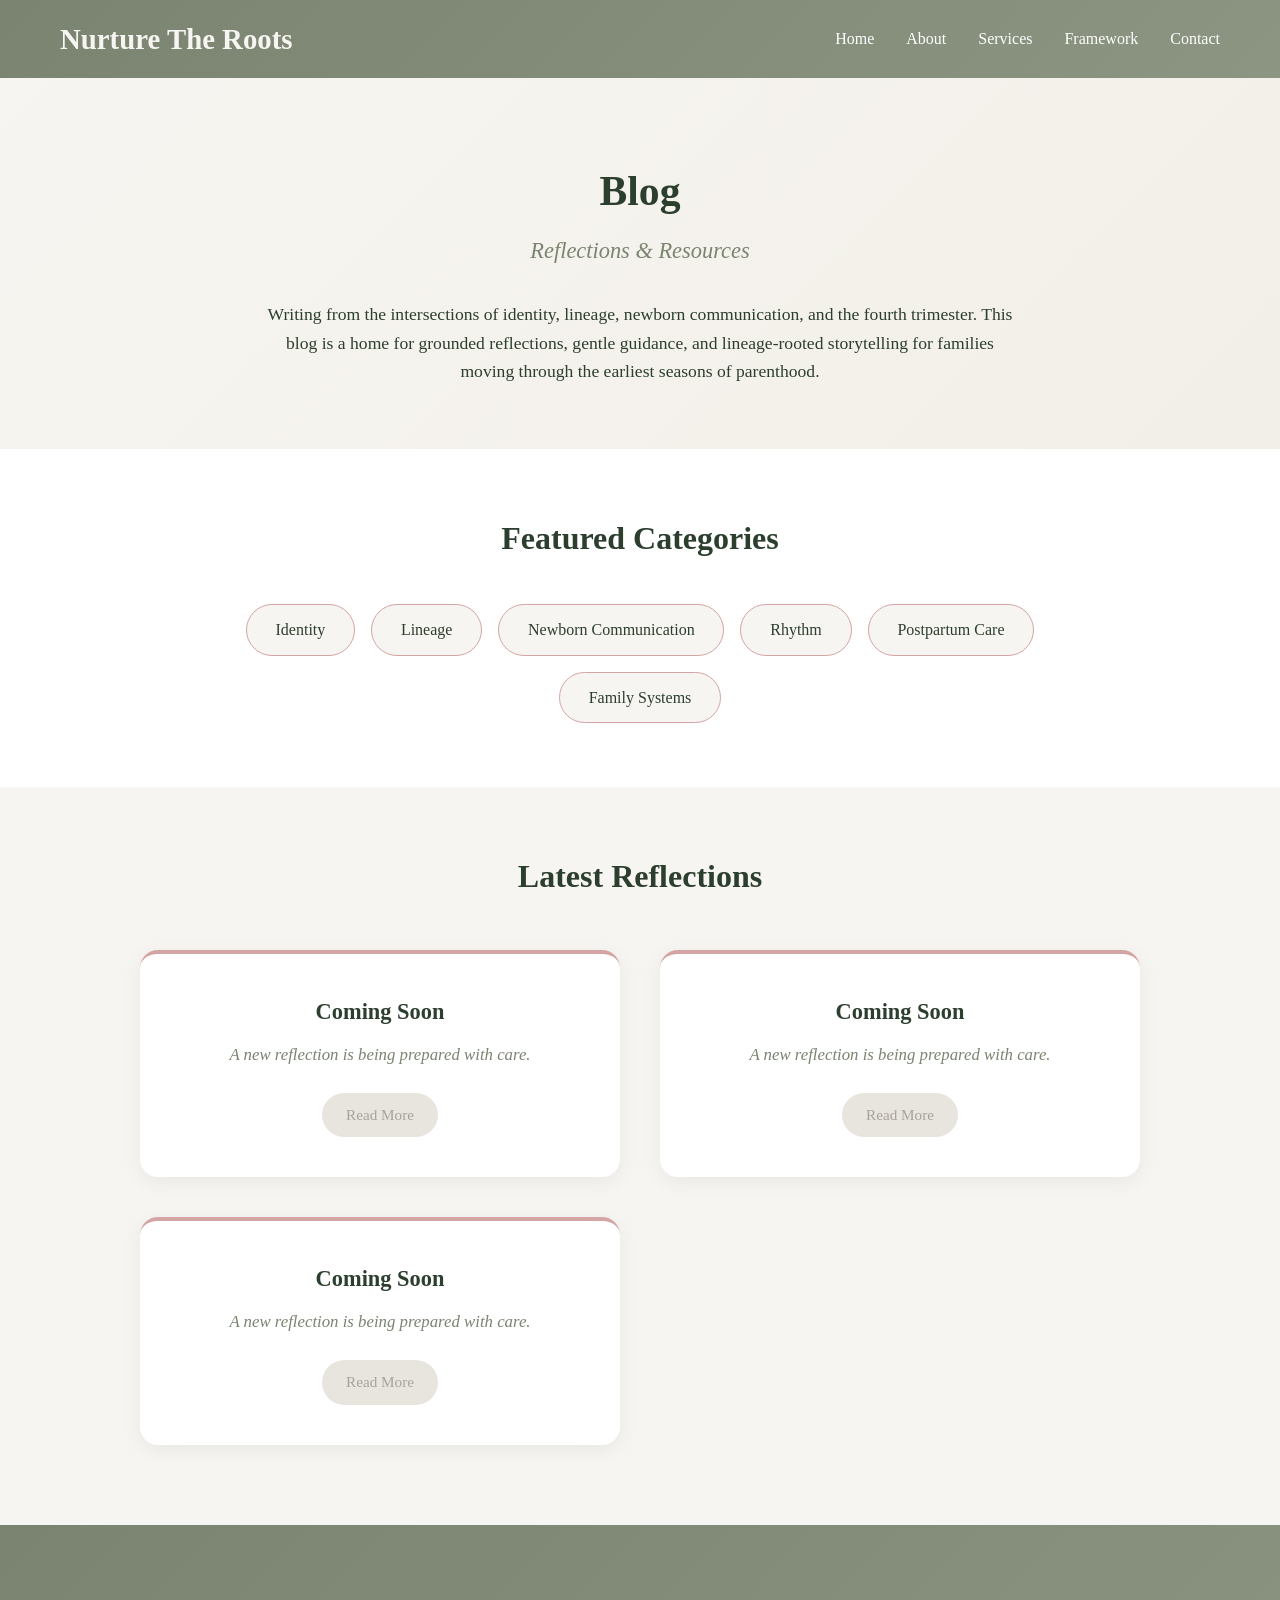
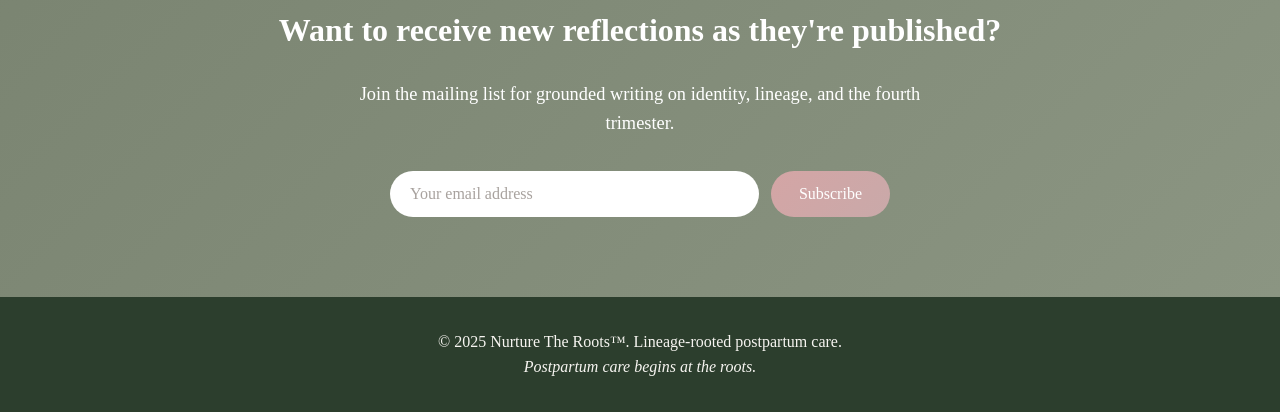
<file: blog.html>
<!DOCTYPE html>
<html lang="en">
<head>
    <meta charset="UTF-8">
    <meta name="viewport" content="width=device-width, initial-scale=1.0">
    <title>Blog — Nurture The Roots™</title>
    <meta name="description" content="Reflections and resources from the intersections of identity, lineage, newborn communication, and the fourth trimester. Grounded writing for families in the earliest seasons of parenthood.">
    <style>
        * {
            margin: 0;
            padding: 0;
            box-sizing: border-box;
        }

        body {
            font-family: 'Georgia', serif;
            line-height: 1.6;
            color: #2c3e2d;
            background: linear-gradient(135deg, #f7f5f1 0%, #f2efe8 100%);
        }

        .container {
            max-width: 1200px;
            margin: 0 auto;
            padding: 0 20px;
        }

        header {
            background: linear-gradient(135deg, #7a8471 0%, #8b9582 100%);
            color: white;
            padding: 1rem 0;
            box-shadow: 0 2px 10px rgba(0,0,0,0.1);
        }

        nav {
            display: flex;
            justify-content: space-between;
            align-items: center;
        }

        .logo {
            font-size: 1.8rem;
            font-weight: bold;
            color: #f7f5f1;
        }

        .logo a {
            color: inherit;
            text-decoration: none;
        }

        .nav-links {
            display: flex;
            list-style: none;
            gap: 2rem;
        }

        .nav-links a {
            color: white;
            text-decoration: none;
            transition: color 0.3s ease;
        }

        .nav-links a:hover {
            color: #d4a5a5;
        }

        /* Hero */
        .hero {
            padding: 5rem 0 4rem;
            text-align: center;
            background: linear-gradient(135deg, #f7f5f1 0%, #f2efe8 100%);
            animation: fadeInUp 0.8s ease-out;
        }

        .hero h1 {
            font-size: 2.6rem;
            color: #2c3e2d;
            margin-bottom: 0.5rem;
        }

        .hero .subtitle {
            font-size: 1.4rem;
            color: #7a8471;
            font-style: italic;
            margin-bottom: 2rem;
        }

        .hero p {
            font-size: 1.1rem;
            max-width: 750px;
            margin: 0 auto;
            color: #2c3e2d;
        }

        /* Categories */
        .categories {
            padding: 4rem 0;
            background: white;
            text-align: center;
        }

        .categories h2 {
            font-size: 2rem;
            color: #2c3e2d;
            margin-bottom: 2.5rem;
        }

        .category-grid {
            display: flex;
            flex-wrap: wrap;
            justify-content: center;
            gap: 1rem;
            max-width: 800px;
            margin: 0 auto;
        }

        .category-tag {
            display: inline-block;
            padding: 0.75rem 1.8rem;
            background: #f7f5f1;
            color: #2c3e2d;
            border: 1.5px solid #d4a5a5;
            border-radius: 50px;
            font-size: 1rem;
            text-decoration: none;
            transition: all 0.3s ease;
            cursor: pointer;
        }

        .category-tag:hover {
            background: linear-gradient(135deg, #d4a5a5 0%, #c9a9a9 100%);
            color: white;
            border-color: transparent;
            transform: translateY(-2px);
            box-shadow: 0 4px 12px rgba(0,0,0,0.1);
        }

        /* Blog grid */
        .blog-section {
            padding: 4rem 0 5rem;
            background: #f7f5f1;
        }

        .blog-section h2 {
            font-size: 2rem;
            color: #2c3e2d;
            text-align: center;
            margin-bottom: 3rem;
        }

        .blog-grid {
            display: grid;
            grid-template-columns: repeat(auto-fit, minmax(320px, 1fr));
            gap: 2.5rem;
            max-width: 1000px;
            margin: 0 auto;
        }

        .blog-card {
            background: white;
            border-radius: 18px;
            padding: 2.5rem 2rem;
            box-shadow: 0 5px 20px rgba(0,0,0,0.06);
            border-top: 4px solid #d4a5a5;
            text-align: center;
        }

        .blog-card h3 {
            font-size: 1.4rem;
            color: #2c3e2d;
            margin-bottom: 0.75rem;
        }

        .blog-card p {
            font-size: 1.05rem;
            color: #7a8471;
            font-style: italic;
            margin-bottom: 1.5rem;
        }

        .blog-card .btn-disabled {
            display: inline-block;
            padding: 10px 24px;
            background: #e8e4de;
            color: #a8a29e;
            border-radius: 50px;
            font-size: 0.95rem;
            cursor: default;
            border: none;
        }

        /* Newsletter */
        .newsletter {
            padding: 5rem 0;
            background: linear-gradient(135deg, #7a8471 0%, #8b9582 100%);
            color: white;
            text-align: center;
        }

        .newsletter h2 {
            font-size: 2rem;
            margin-bottom: 1.5rem;
        }

        .newsletter p {
            font-size: 1.15rem;
            max-width: 600px;
            margin: 0 auto 2rem;
        }

        .signup-form {
            display: flex;
            justify-content: center;
            gap: 0.75rem;
            max-width: 500px;
            margin: 0 auto;
            flex-wrap: wrap;
        }

        .signup-form input[type="email"] {
            flex: 1;
            min-width: 240px;
            padding: 14px 20px;
            border: none;
            border-radius: 50px;
            font-family: 'Georgia', serif;
            font-size: 1rem;
            color: #2c3e2d;
            outline: none;
        }

        .signup-form input[type="email"]::placeholder {
            color: #a8a29e;
        }

        .signup-form button {
            padding: 14px 28px;
            background: linear-gradient(135deg, #d4a5a5 0%, #c9a9a9 100%);
            color: white;
            border: none;
            border-radius: 50px;
            font-family: 'Georgia', serif;
            font-size: 1rem;
            cursor: pointer;
            transition: transform 0.3s ease, box-shadow 0.3s ease;
        }

        .signup-form button:hover {
            transform: translateY(-2px);
            box-shadow: 0 5px 15px rgba(0,0,0,0.2);
        }

        footer {
            background: #2c3e2d;
            color: #f7f5f1;
            text-align: center;
            padding: 2rem 0;
        }

        @media (max-width: 768px) {
            .nav-links {
                display: none;
            }

            .hero h1 {
                font-size: 1.8rem;
            }

            .blog-grid {
                grid-template-columns: 1fr;
            }

            .signup-form {
                flex-direction: column;
                align-items: center;
            }

            .signup-form input[type="email"] {
                width: 100%;
            }
        }

        @keyframes fadeInUp {
            from {
                opacity: 0;
                transform: translateY(30px);
            }
            to {
                opacity: 1;
                transform: translateY(0);
            }
        }
    </style>
</head>
<body>
    <header>
        <nav class="container">
            <div class="logo"><a href="index.html">Nurture The Roots</a></div>
            <ul class="nav-links">
                <li><a href="index.html">Home</a></li>
                <li><a href="about.html">About</a></li>
                <li><a href="services.html">Services</a></li>
                <li><a href="framework.html">Framework</a></li>
                <li><a href="contact.html">Contact</a></li>
            </ul>
        </nav>
    </header>

    <!-- Hero -->
    <section class="hero">
        <div class="container">
            <h1>Blog</h1>
            <p class="subtitle">Reflections & Resources</p>
            <p>Writing from the intersections of identity, lineage, newborn communication, and the fourth trimester. This blog is a home for grounded reflections, gentle guidance, and lineage‑rooted storytelling for families moving through the earliest seasons of parenthood.</p>
        </div>
    </section>

    <!-- Featured Categories -->
    <section class="categories">
        <div class="container">
            <h2>Featured Categories</h2>
            <div class="category-grid">
                <a href="#" class="category-tag">Identity</a>
                <a href="#" class="category-tag">Lineage</a>
                <a href="#" class="category-tag">Newborn Communication</a>
                <a href="#" class="category-tag">Rhythm</a>
                <a href="#" class="category-tag">Postpartum Care</a>
                <a href="#" class="category-tag">Family Systems</a>
            </div>
        </div>
    </section>

    <!-- Blog Posts -->
    <section class="blog-section">
        <div class="container">
            <h2>Latest Reflections</h2>
            <div class="blog-grid">
                <div class="blog-card">
                    <h3>Coming Soon</h3>
                    <p>A new reflection is being prepared with care.</p>
                    <span class="btn-disabled">Read More</span>
                </div>
                <div class="blog-card">
                    <h3>Coming Soon</h3>
                    <p>A new reflection is being prepared with care.</p>
                    <span class="btn-disabled">Read More</span>
                </div>
                <div class="blog-card">
                    <h3>Coming Soon</h3>
                    <p>A new reflection is being prepared with care.</p>
                    <span class="btn-disabled">Read More</span>
                </div>
            </div>
        </div>
    </section>

    <!-- Newsletter -->
    <section class="newsletter">
        <div class="container">
            <h2>Want to receive new reflections as they're published?</h2>
            <p>Join the mailing list for grounded writing on identity, lineage, and the fourth trimester.</p>
            <form class="signup-form" action="#" method="post">
                <input type="email" name="email" placeholder="Your email address" required>
                <button type="submit">Subscribe</button>
            </form>
        </div>
    </section>

    <footer>
        <div class="container">
            <p>&copy; 2025 Nurture The Roots™. Lineage‑rooted postpartum care.</p>
            <p><em>Postpartum care begins at the roots.</em></p>
        </div>
    </footer>
</body>
</html>
</file>
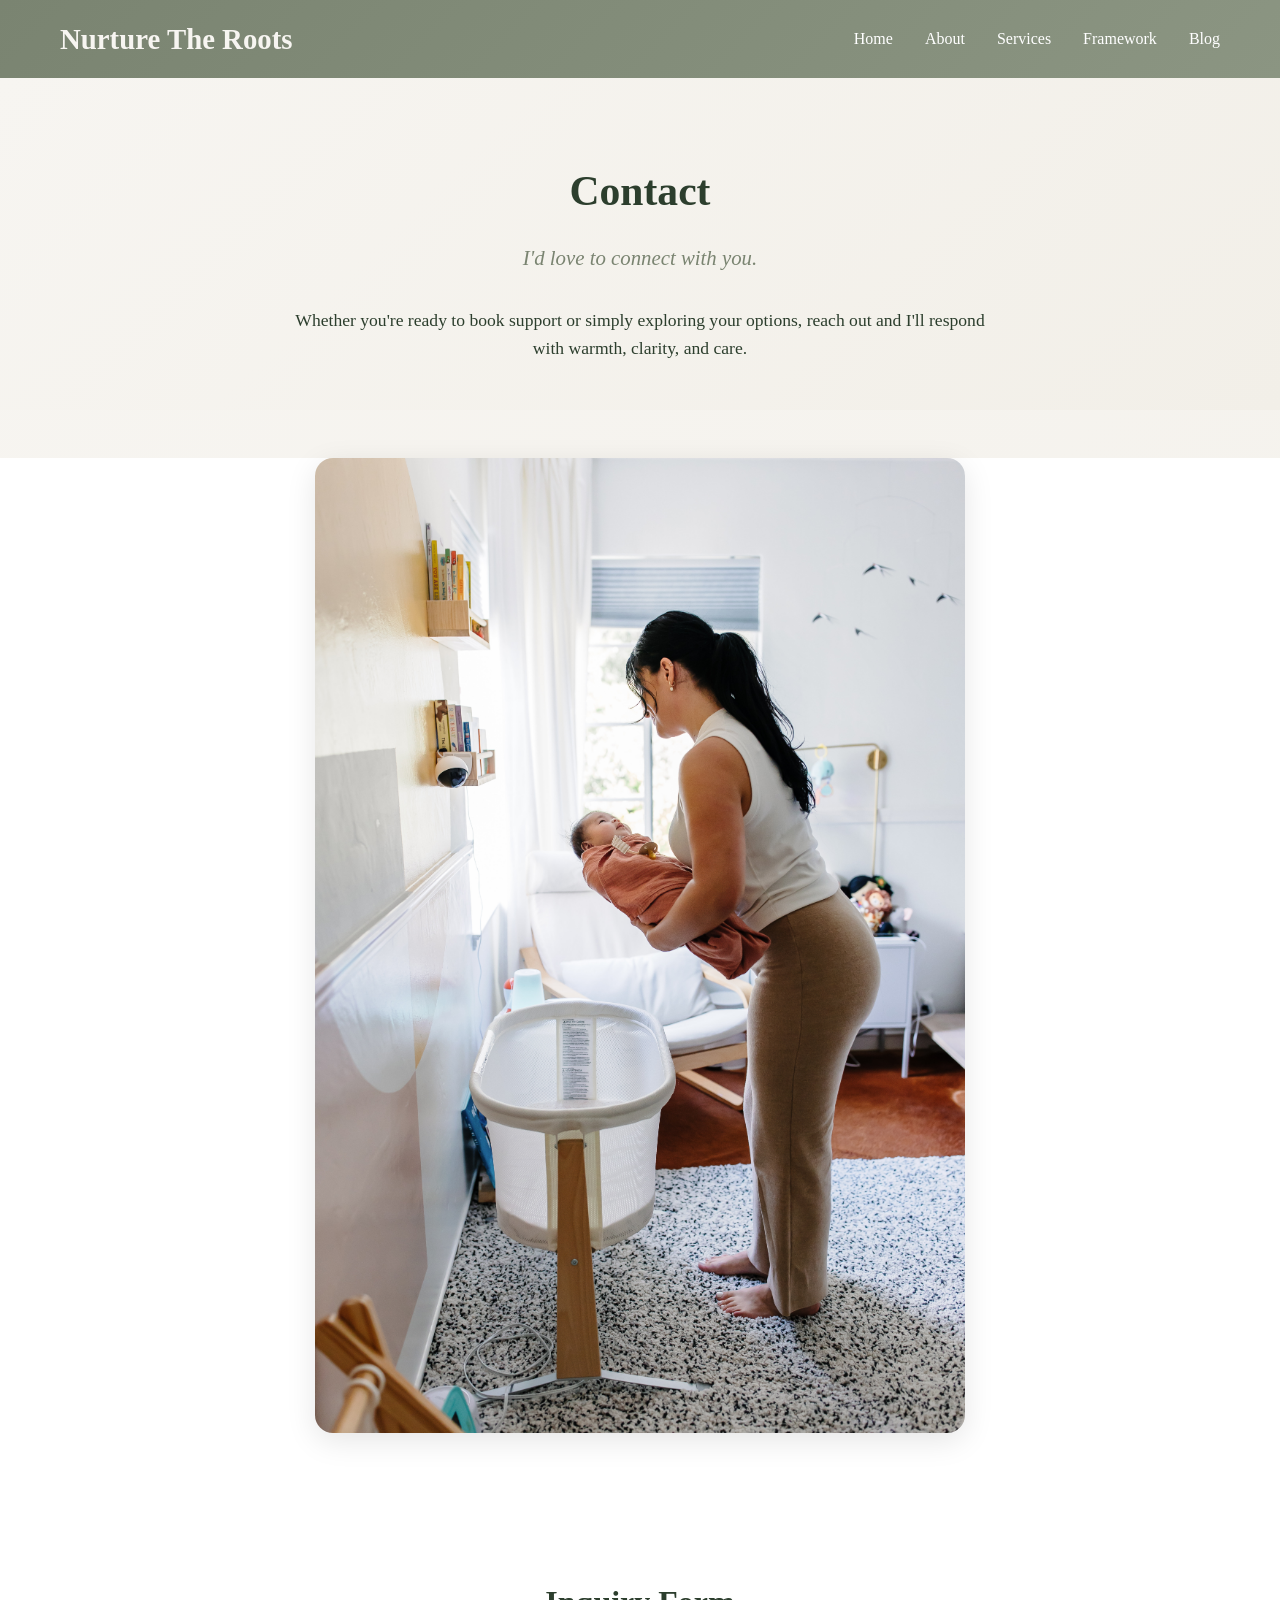
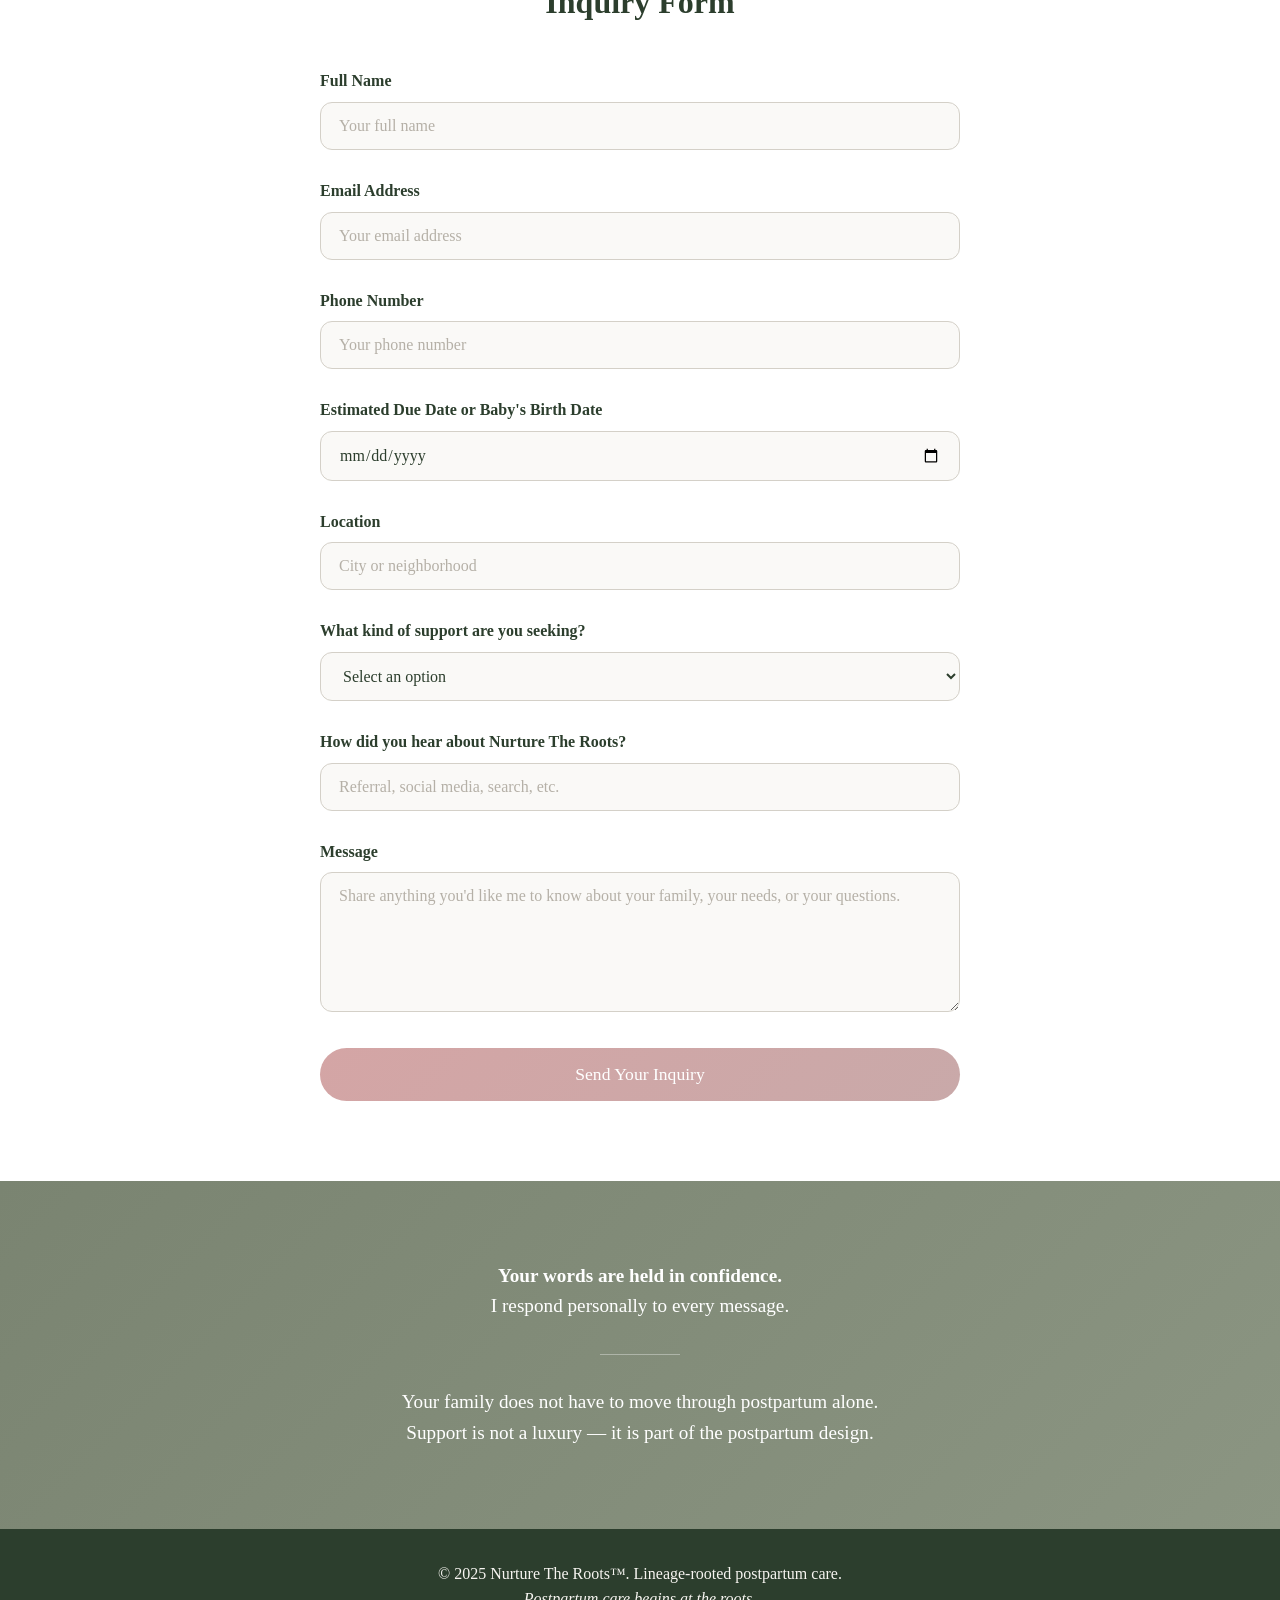
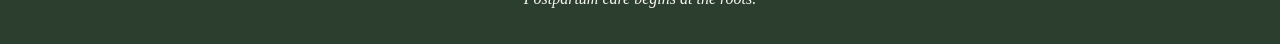
<file: contact.html>
<!DOCTYPE html>
<html lang="en">
<head>
    <meta charset="UTF-8">
    <meta name="viewport" content="width=device-width, initial-scale=1.0">
    <title>Contact — Nurture The Roots™</title>
    <meta name="description" content="Connect with Ashlee McKenzie for grounded, identity‑aligned postpartum support in San Francisco. Reach out to begin your fourth trimester journey.">
    <style>
        * {
            margin: 0;
            padding: 0;
            box-sizing: border-box;
        }

        body {
            font-family: 'Georgia', serif;
            line-height: 1.6;
            color: #2c3e2d;
            background: linear-gradient(135deg, #f7f5f1 0%, #f2efe8 100%);
        }

        .container {
            max-width: 1200px;
            margin: 0 auto;
            padding: 0 20px;
        }

        header {
            background: linear-gradient(135deg, #7a8471 0%, #8b9582 100%);
            color: white;
            padding: 1rem 0;
            box-shadow: 0 2px 10px rgba(0,0,0,0.1);
        }

        nav {
            display: flex;
            justify-content: space-between;
            align-items: center;
        }

        .logo {
            font-size: 1.8rem;
            font-weight: bold;
            color: #f7f5f1;
        }

        .logo a {
            color: inherit;
            text-decoration: none;
        }

        .nav-links {
            display: flex;
            list-style: none;
            gap: 2rem;
        }

        .nav-links a {
            color: white;
            text-decoration: none;
            transition: color 0.3s ease;
        }

        .nav-links a:hover {
            color: #d4a5a5;
        }

        /* Hero */
        .hero {
            padding: 5rem 0 3rem;
            text-align: center;
            background: linear-gradient(135deg, #f7f5f1 0%, #f2efe8 100%);
            animation: fadeInUp 0.8s ease-out;
        }

        .hero h1 {
            font-size: 2.6rem;
            color: #2c3e2d;
            margin-bottom: 1rem;
        }

        .hero .subtitle {
            font-size: 1.3rem;
            color: #7a8471;
            font-style: italic;
            margin-bottom: 2rem;
        }

        .hero p {
            font-size: 1.1rem;
            max-width: 700px;
            margin: 0 auto;
            color: #2c3e2d;
        }

        /* Image */
        .section-image {
            max-width: 650px;
            margin: 3rem auto;
            border-radius: 18px;
            overflow: hidden;
            box-shadow: 0 8px 30px rgba(0,0,0,0.10);
        }

        .section-image img {
            width: 100%;
            height: auto;
            display: block;
        }

        /* Form section */
        .form-section {
            padding: 4rem 0 5rem;
            background: white;
        }

        .form-wrapper {
            max-width: 640px;
            margin: 0 auto;
        }

        .form-wrapper h2 {
            font-size: 2rem;
            color: #2c3e2d;
            text-align: center;
            margin-bottom: 2.5rem;
        }

        .form-group {
            margin-bottom: 1.75rem;
        }

        .form-group label {
            display: block;
            font-size: 1rem;
            color: #2c3e2d;
            margin-bottom: 0.5rem;
            font-weight: bold;
        }

        .form-group input,
        .form-group textarea,
        .form-group select {
            width: 100%;
            padding: 14px 18px;
            border: 1.5px solid #d4d0c8;
            border-radius: 12px;
            font-family: 'Georgia', serif;
            font-size: 1rem;
            color: #2c3e2d;
            background: #faf9f7;
            outline: none;
            transition: border-color 0.3s ease, box-shadow 0.3s ease;
        }

        .form-group input:focus,
        .form-group textarea:focus,
        .form-group select:focus {
            border-color: #d4a5a5;
            box-shadow: 0 0 0 3px rgba(212, 165, 165, 0.15);
        }

        .form-group input::placeholder,
        .form-group textarea::placeholder {
            color: #b5b0a7;
        }

        .form-group textarea {
            min-height: 140px;
            resize: vertical;
        }

        .submit-button {
            display: block;
            width: 100%;
            padding: 16px;
            background: linear-gradient(135deg, #d4a5a5 0%, #c9a9a9 100%);
            color: white;
            border: none;
            border-radius: 50px;
            font-family: 'Georgia', serif;
            font-size: 1.1rem;
            cursor: pointer;
            transition: transform 0.3s ease, box-shadow 0.3s ease;
            margin-top: 1rem;
        }

        .submit-button:hover {
            transform: translateY(-2px);
            box-shadow: 0 5px 15px rgba(0,0,0,0.2);
        }

        /* Reassurance */
        .reassurance {
            padding: 5rem 0;
            background: linear-gradient(135deg, #7a8471 0%, #8b9582 100%);
            color: white;
            text-align: center;
        }

        .reassurance p {
            font-size: 1.2rem;
            max-width: 650px;
            margin: 0 auto 1.5rem;
        }

        .reassurance p:last-child {
            margin-bottom: 0;
        }

        .reassurance .divider {
            width: 80px;
            border: none;
            border-top: 1.5px solid rgba(255,255,255,0.35);
            margin: 2rem auto;
        }

        footer {
            background: #2c3e2d;
            color: #f7f5f1;
            text-align: center;
            padding: 2rem 0;
        }

        @media (max-width: 768px) {
            .nav-links {
                display: none;
            }

            .hero h1 {
                font-size: 1.8rem;
            }
        }

        @keyframes fadeInUp {
            from {
                opacity: 0;
                transform: translateY(30px);
            }
            to {
                opacity: 1;
                transform: translateY(0);
            }
        }
    </style>
</head>
<body>
    <header>
        <nav class="container">
            <div class="logo"><a href="index.html">Nurture The Roots</a></div>
            <ul class="nav-links">
                <li><a href="index.html">Home</a></li>
                <li><a href="about.html">About</a></li>
                <li><a href="services.html">Services</a></li>
                <li><a href="framework.html">Framework</a></li>
                <li><a href="blog.html">Blog</a></li>
            </ul>
        </nav>
    </header>

    <!-- Hero -->
    <section class="hero">
        <div class="container">
            <h1>Contact</h1>
            <p class="subtitle">I'd love to connect with you.</p>
            <p>Whether you're ready to book support or simply exploring your options, reach out and I'll respond with warmth, clarity, and care.</p>
        </div>
    </section>

    <!-- Image -->
    <section style="background: white; padding: 0 0 2rem;">
        <div class="container">
            <div class="section-image">
                <img src="images/bassinet-nursery.jpeg" alt="Ashlee holding a baby wrapped in a rust-colored blanket beside a white bassinet in a bright nursery">
            </div>
        </div>
    </section>

    <!-- Inquiry Form -->
    <section class="form-section">
        <div class="container">
            <div class="form-wrapper">
                <h2>Inquiry Form</h2>
                <form name="inquiry" method="POST" data-netlify="true" netlify-honeypot="bot-field">
                    <p style="display:none;"><label>Don't fill this out: <input name="bot-field"></label></p>
                    <div class="form-group">
                        <label for="name">Full Name</label>
                        <input type="text" id="name" name="name" placeholder="Your full name" required>
                    </div>
                    <div class="form-group">
                        <label for="email">Email Address</label>
                        <input type="email" id="email" name="email" placeholder="Your email address" required>
                    </div>
                    <div class="form-group">
                        <label for="phone">Phone Number</label>
                        <input type="tel" id="phone" name="phone" placeholder="Your phone number">
                    </div>
                    <div class="form-group">
                        <label for="due-date">Estimated Due Date or Baby's Birth Date</label>
                        <input type="date" id="due-date" name="due_date">
                    </div>
                    <div class="form-group">
                        <label for="location">Location</label>
                        <input type="text" id="location" name="location" placeholder="City or neighborhood">
                    </div>
                    <div class="form-group">
                        <label for="support-type">What kind of support are you seeking?</label>
                        <select id="support-type" name="support_type">
                            <option value="" disabled selected>Select an option</option>
                            <option value="postpartum-doula">Postpartum Doula Support</option>
                            <option value="newborn-care">Newborn Care Specialist Support</option>
                            <option value="fourth-trimester-coaching">Fourth Trimester Coaching</option>
                            <option value="holistic-family">Holistic Family Support Sessions</option>
                            <option value="not-sure">I'm not sure yet</option>
                        </select>
                    </div>
                    <div class="form-group">
                        <label for="referral">How did you hear about Nurture The Roots?</label>
                        <input type="text" id="referral" name="referral" placeholder="Referral, social media, search, etc.">
                    </div>
                    <div class="form-group">
                        <label for="message">Message</label>
                        <textarea id="message" name="message" placeholder="Share anything you'd like me to know about your family, your needs, or your questions."></textarea>
                    </div>
                    <button type="submit" class="submit-button">Send Your Inquiry</button>
                </form>
            </div>
        </div>
    </section>

    <!-- Reassurance -->
    <section class="reassurance">
        <div class="container">
            <p><strong>Your words are held in confidence.</strong><br>I respond personally to every message.</p>
            <hr class="divider">
            <p>Your family does not have to move through postpartum alone.<br>Support is not a luxury — it is part of the postpartum design.</p>
        </div>
    </section>

    <footer>
        <div class="container">
            <p>&copy; 2025 Nurture The Roots™. Lineage‑rooted postpartum care.</p>
            <p><em>Postpartum care begins at the roots.</em></p>
        </div>
    </footer>
</body>
</html>
</file>
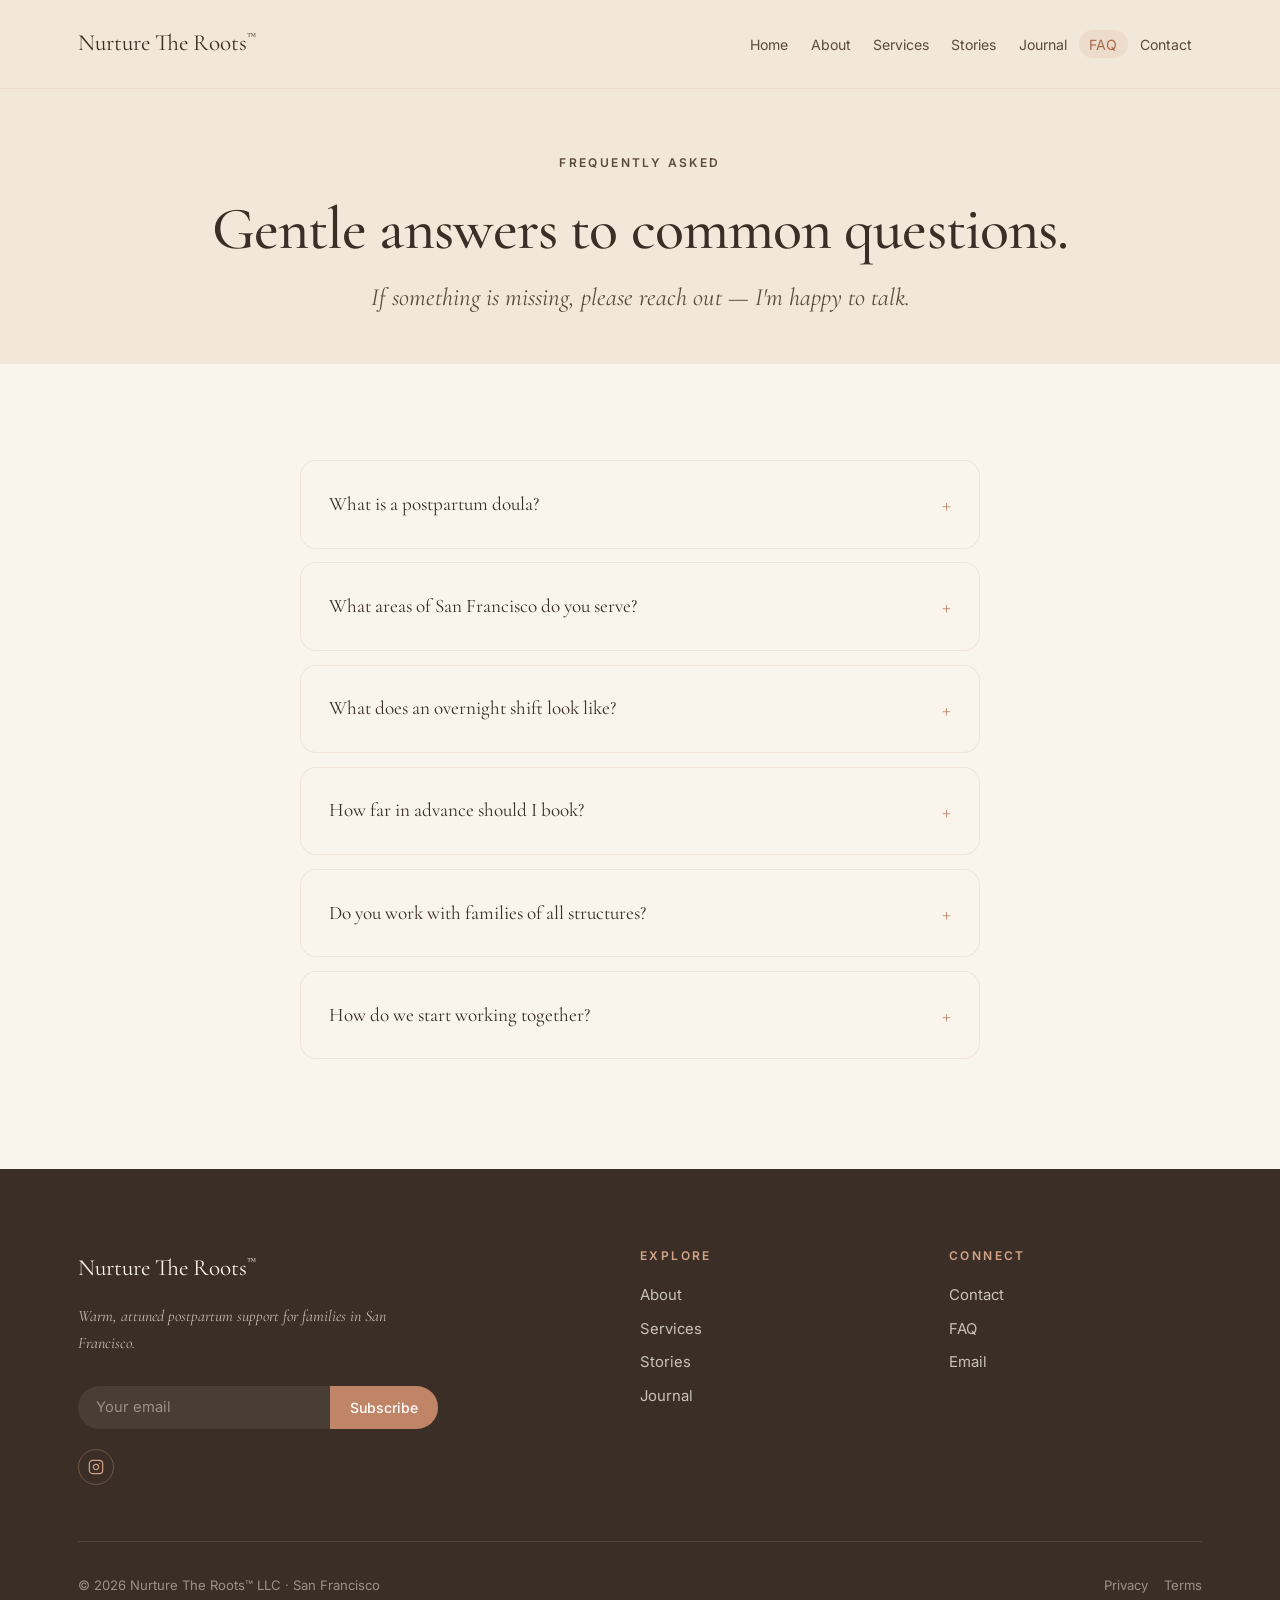
<file: faq.html>
<!DOCTYPE html>
<html lang="en">
<head>
    <meta charset="UTF-8">
    <meta name="viewport" content="width=device-width, initial-scale=1.0">
    <title>FAQ — Nurture The Roots™</title>
    <meta name="description" content="Common questions about postpartum doula care, overnight support, intake, and working together in San Francisco.">
    <link rel="preconnect" href="https://fonts.googleapis.com">
    <link rel="preconnect" href="https://fonts.gstatic.com" crossorigin>
    <link href="https://fonts.googleapis.com/css2?family=Cormorant+Garamond:ital,wght@0,400;0,500;0,600;1,400;1,500&family=Inter:wght@300;400;500;600&display=swap" rel="stylesheet">
    <link rel="stylesheet" href="assets/css/styles.css">
</head>
<body>

<header class="site-header">
    <div class="container header-inner">
        <a href="index.html" class="brand">Nurture The Roots<sup>™</sup></a>
        <button class="nav-toggle" aria-label="Toggle menu" onclick="this.nextElementSibling.classList.toggle('open')">
            <span></span><span></span><span></span>
        </button>
        <ul class="nav">
            <li><a href="index.html">Home</a></li>
            <li><a href="about.html">About</a></li>
            <li><a href="services.html">Services</a></li>
            <li><a href="stories.html">Stories</a></li>
            <li><a href="blog.html">Journal</a></li>
            <li><a href="faq.html" class="active">FAQ</a></li>
            <li><a href="contact.html">Contact</a></li>
        </ul>
    </div>
</header>

<!-- Page hero -->
<section class="page-hero">
    <div class="container">
        <span class="eyebrow">Frequently Asked</span>
        <h1>Gentle answers to common questions.</h1>
        <p class="subhead">If something is missing, please reach out — I'm happy to talk.</p>
    </div>
</section>

<!-- FAQ items -->
<section class="section section-light">
    <div class="container">
        <div class="reading" style="margin: 0 auto;">
            <details>
                <summary>What is a postpartum doula?</summary>
                <p>A postpartum doula is a trained professional who supports families during the early weeks and months after birth — through hands-on newborn care, lactation support, emotional companionship, household ease, and steady presence. My work is non-medical, deeply relational, and centered on what your family actually needs.</p>
            </details>

            <details>
                <summary>What areas of San Francisco do you serve?</summary>
                <p>I serve families across San Francisco and select parts of the surrounding Bay Area. If you are unsure whether you are in my service area, please reach out and ask.</p>
            </details>

            <details>
                <summary>What does an overnight shift look like?</summary>
                <p>Overnight care typically runs from late evening through early morning. I tend to your baby through the night — feeding support, soothing, diaper changes — so you and your partner can rest. I arrive quietly, keep your home calm, and leave you with notes about how the night went.</p>
            </details>

            <details>
                <summary>How far in advance should I book?</summary>
                <p>I recommend reaching out during pregnancy if possible — ideally in the second or third trimester — so we can plan thoughtfully and reserve dates. I do my best to take on families closer to their due date when my schedule allows.</p>
            </details>

            <details>
                <summary>Do you work with families of all structures?</summary>
                <p>Yes. I serve single parents, partnered parents, queer and trans families, blended families, and every shape of family. My care is rooted in respect for every path.</p>
            </details>

            <details>
                <summary>How do we start working together?</summary>
                <p>Begin with a brief consultation. From there, I'll send a thoughtful intake form, and we'll shape a plan that meets your family where you are. Everything moves at your pace.</p>
            </details>
        </div>
    </div>
</section>

<!-- Footer -->
<footer class="site-footer">
    <div class="container">
        <div class="footer-grid">
            <div>
                <a href="index.html" class="footer-brand">Nurture The Roots<sup>™</sup></a>
                <p class="footer-tag">Warm, attuned postpartum support for families in San Francisco.</p>
                <form class="newsletter" action="https://app.convertkit.com/forms/YOUR_FORM_ID/subscriptions" method="post">
                    <input type="email" name="email_address" placeholder="Your email" required>
                    <button type="submit">Subscribe</button>
                </form>
                <div class="social">
                    <a href="https://instagram.com/" aria-label="Instagram" target="_blank" rel="noopener">
                        <svg width="16" height="16" viewBox="0 0 24 24" fill="none" stroke="currentColor" stroke-width="1.8" stroke-linecap="round" stroke-linejoin="round"><rect x="2" y="2" width="20" height="20" rx="5"/><path d="M16 11.37A4 4 0 1 1 12.63 8 4 4 0 0 1 16 11.37z"/><line x1="17.5" y1="6.5" x2="17.51" y2="6.5"/></svg>
                    </a>
                </div>
            </div>
            <div class="footer-col">
                <h4>Explore</h4>
                <a href="about.html">About</a>
                <a href="services.html">Services</a>
                <a href="stories.html">Stories</a>
                <a href="blog.html">Journal</a>
            </div>
            <div class="footer-col">
                <h4>Connect</h4>
                <a href="contact.html">Contact</a>
                <a href="faq.html">FAQ</a>
                <a href="mailto:am.nurturetr@proton.me">Email</a>
            </div>
        </div>
        <div class="footer-bottom">
            <span>© 2026 Nurture The Roots™ LLC · San Francisco</span>
            <div><a href="privacy.html">Privacy</a><a href="terms.html">Terms</a></div>
        </div>
    </div>
</footer>

</body>
</html>
</file>
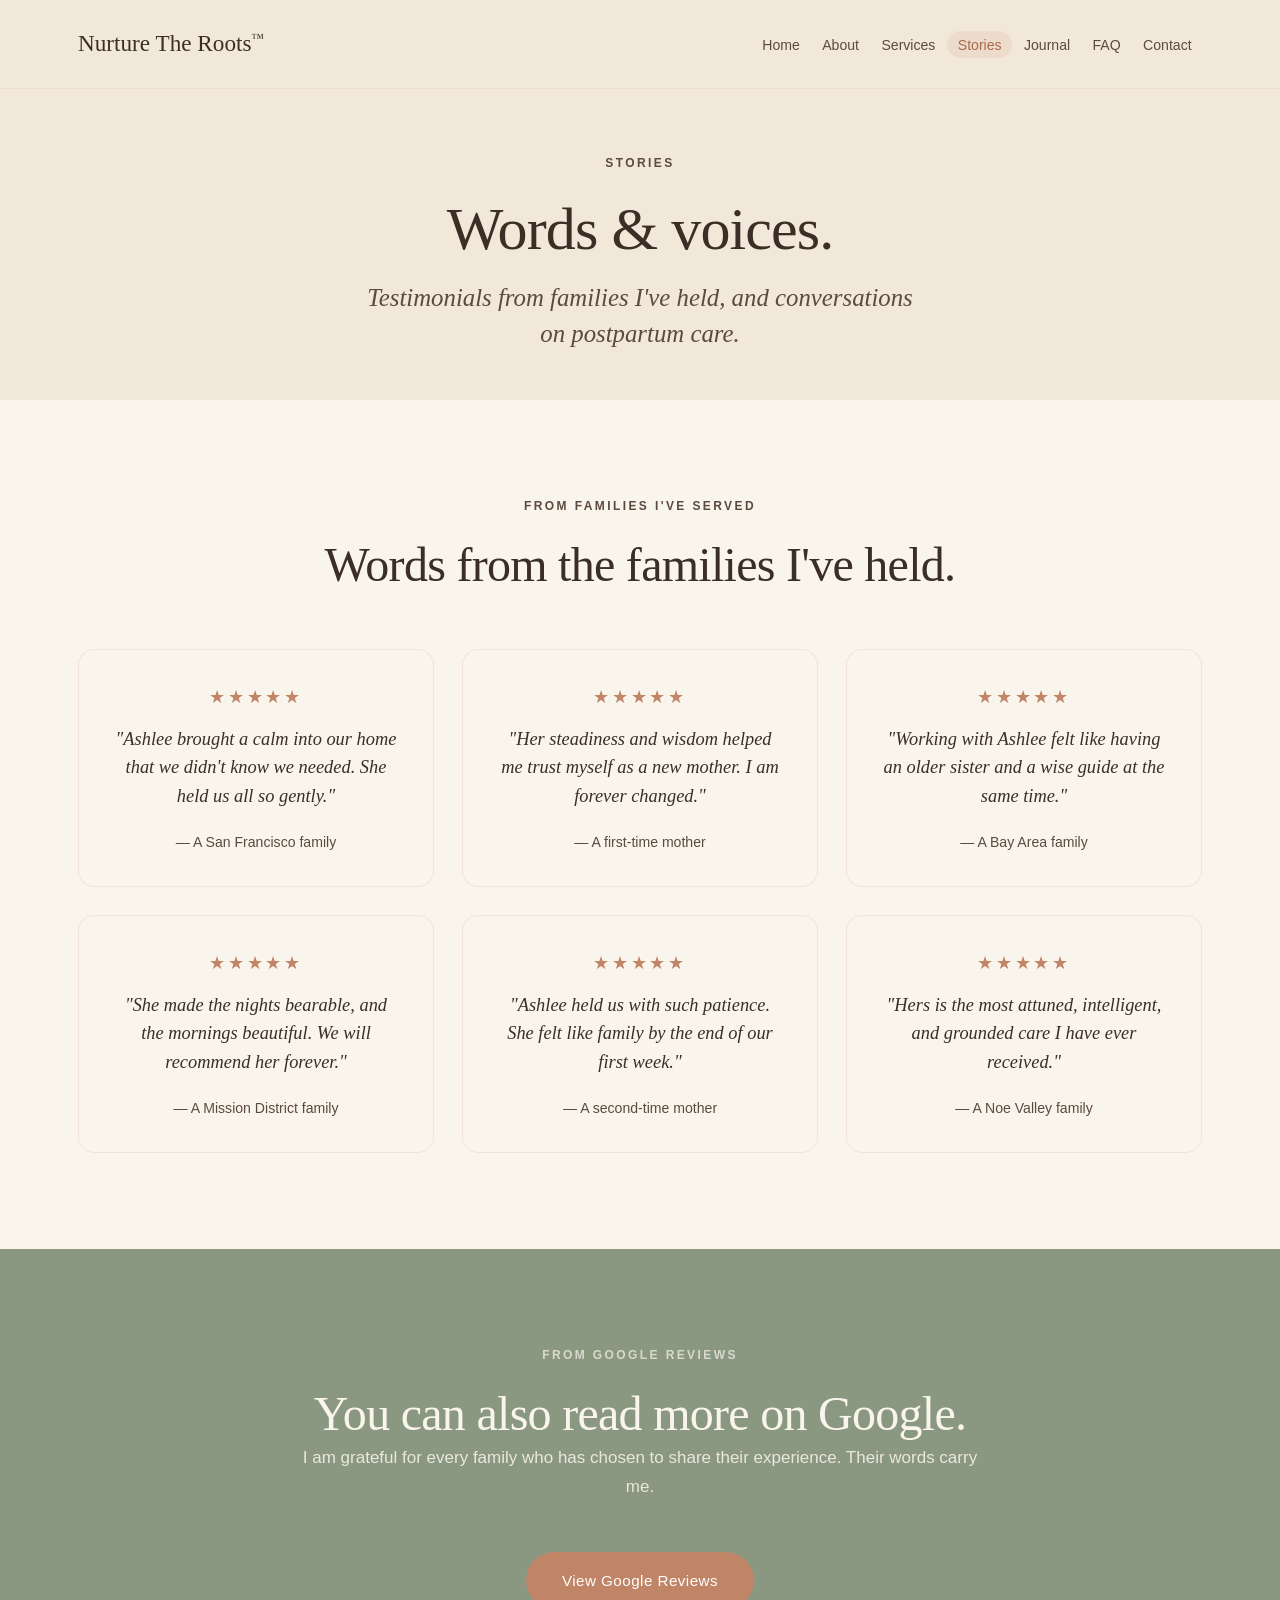
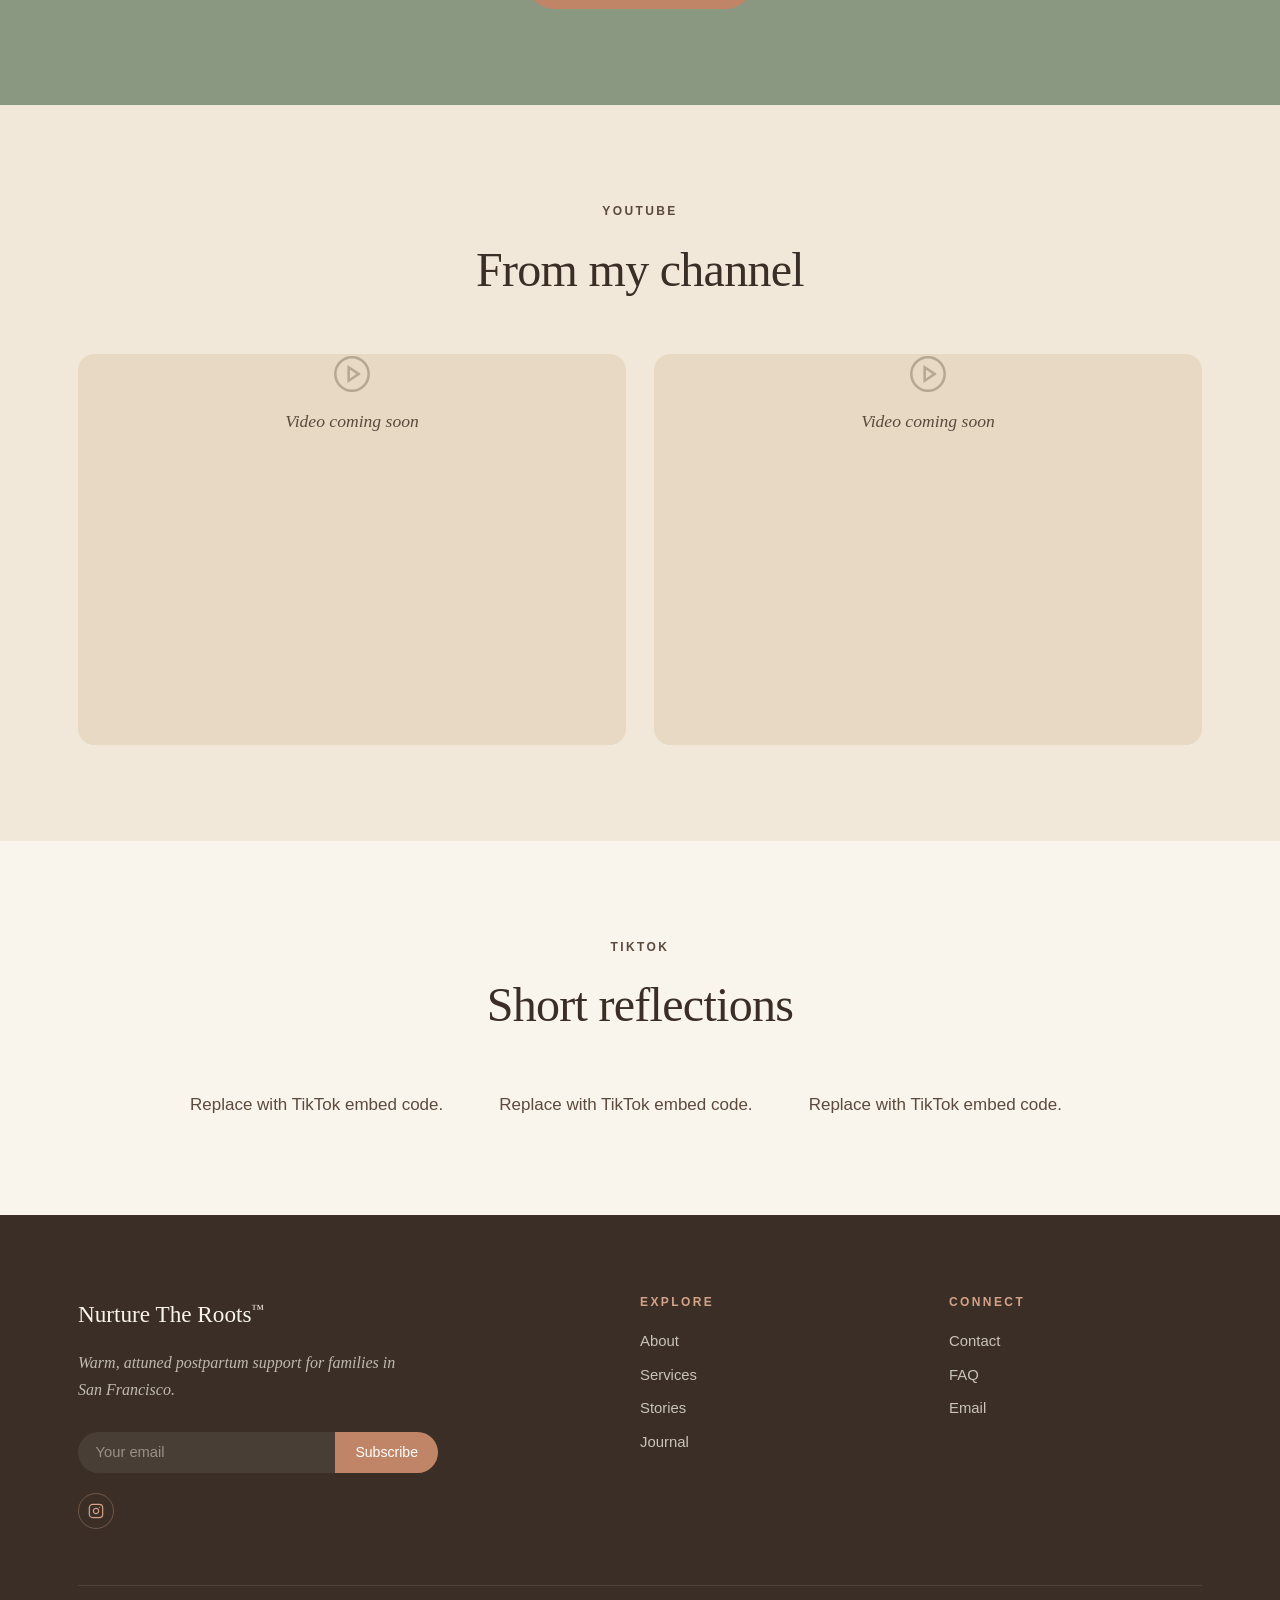
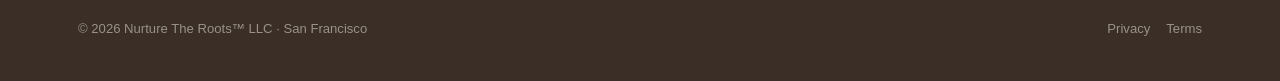
<file: media.html>
<!DOCTYPE html>
<html lang="en">
<head>
    <meta charset="UTF-8">
    <meta name="viewport" content="width=device-width, initial-scale=1.0">
    <title>Media — Nurture The Roots™</title>
    <meta name="description" content="Videos, talks, and conversations on postpartum care, the fourth trimester, and lineage-rooted family wisdom.">
    <meta http-equiv="refresh" content="0; url=stories.html">
    <link rel="preconnect" href="https://fonts.googleapis.com">
    <link rel="preconnect" href="https://fonts.gstatic.com" crossorigin>
    <link href="https://fonts.googleapis.com/css2?family=Cormorant+Garamond:ital,wght@0,400;0,500;0,600;1,400;1,500&family=Inter:wght@300;400;500;600&display=swap" rel="stylesheet">
    <link rel="stylesheet" href="assets/css/styles.css">
    <style>
        .video-frame {
            position: relative;
            padding-bottom: 56.25%;
            background: var(--sand);
            border-radius: var(--radius-card);
            overflow: hidden;
        }
        .video-frame iframe {
            position: absolute;
            inset: 0;
            width: 100%;
            height: 100%;
            border: 0;
        }
    </style>
</head>
<body>

<header class="site-header">
    <div class="container header-inner">
        <a href="index.html" class="brand">Nurture The Roots<sup>™</sup></a>
        <button class="nav-toggle" aria-label="Toggle menu" onclick="this.nextElementSibling.classList.toggle('open')">
            <span></span><span></span><span></span>
        </button>
        <ul class="nav">
            <li><a href="index.html">Home</a></li>
            <li><a href="about.html">About</a></li>
            <li><a href="services.html">Services</a></li>
            <li><a href="approach.html">Approach</a></li>
            <li><a href="testimonials.html">Testimonials</a></li>
            <li><a href="blog.html">Blog</a></li>
            <li><a href="media.html" class="active">Media</a></li>
            <li><a href="faq.html">FAQ</a></li>
            <li><a href="contact.html">Contact</a></li>
        </ul>
    </div>
</header>

<!-- Page hero -->
<section class="page-hero">
    <div class="container">
        <span class="eyebrow">Media</span>
        <h1>Conversations &amp; teachings.</h1>
        <p class="subhead">Short videos, podcast clips, and reflections on the work of postpartum care.</p>
    </div>
</section>

<!-- YouTube videos -->
<section class="section section-light">
    <div class="container">
        <div class="section-head">
            <span class="eyebrow">YouTube</span>
            <h2>From my channel</h2>
        </div>
        <div class="grid grid-2">
            <div class="video-frame">
                <iframe src="https://www.youtube.com/embed/dQw4w9WgXcQ"
                        title="Nurture The Roots — YouTube"
                        allow="accelerometer; clipboard-write; encrypted-media; gyroscope; picture-in-picture"
                        allowfullscreen></iframe>
            </div>
            <div class="video-frame">
                <iframe src="https://www.youtube.com/embed/dQw4w9WgXcQ"
                        title="Nurture The Roots — YouTube"
                        allow="accelerometer; clipboard-write; encrypted-media; gyroscope; picture-in-picture"
                        allowfullscreen></iframe>
            </div>
        </div>
    </div>
</section>

<!-- TikTok embeds -->
<section class="section section-sand">
    <div class="container">
        <div class="section-head">
            <span class="eyebrow">TikTok</span>
            <h2>Short reflections</h2>
        </div>
        <div class="grid grid-3" style="max-width: 900px; margin: 0 auto;">
            <blockquote class="tiktok-embed" cite="https://www.tiktok.com/@yourhandle" data-video-id="YOUR_VIDEO_ID" style="max-width: 325px; min-width: 280px;">
                <section>Replace with TikTok embed code.</section>
            </blockquote>
            <blockquote class="tiktok-embed" cite="https://www.tiktok.com/@yourhandle" data-video-id="YOUR_VIDEO_ID" style="max-width: 325px; min-width: 280px;">
                <section>Replace with TikTok embed code.</section>
            </blockquote>
            <blockquote class="tiktok-embed" cite="https://www.tiktok.com/@yourhandle" data-video-id="YOUR_VIDEO_ID" style="max-width: 325px; min-width: 280px;">
                <section>Replace with TikTok embed code.</section>
            </blockquote>
        </div>
        <script async src="https://www.tiktok.com/embed.js"></script>
    </div>
</section>

<!-- Footer -->
<footer class="site-footer">
    <div class="container">
        <div class="footer-grid">
            <div>
                <a href="index.html" class="footer-brand">Nurture The Roots<sup>™</sup></a>
                <p class="footer-tag">Warm, attuned postpartum support for families in San Francisco.</p>
                <form class="newsletter" action="https://app.convertkit.com/forms/YOUR_FORM_ID/subscriptions" method="post">
                    <input type="email" name="email_address" placeholder="Your email" required>
                    <button type="submit">Subscribe</button>
                </form>
                <div class="social">
                    <a href="https://instagram.com/" aria-label="Instagram" target="_blank" rel="noopener">
                        <svg width="16" height="16" viewBox="0 0 24 24" fill="none" stroke="currentColor" stroke-width="1.8" stroke-linecap="round" stroke-linejoin="round"><rect x="2" y="2" width="20" height="20" rx="5"/><path d="M16 11.37A4 4 0 1 1 12.63 8 4 4 0 0 1 16 11.37z"/><line x1="17.5" y1="6.5" x2="17.51" y2="6.5"/></svg>
                    </a>
                </div>
            </div>
            <div class="footer-col">
                <h4>Explore</h4>
                <a href="about.html">About</a>
                <a href="services.html">Services</a>
                <a href="approach.html">Approach</a>
                <a href="blog.html">Blog</a>
                <a href="media.html">Media</a>
            </div>
            <div class="footer-col">
                <h4>Connect</h4>
                <a href="contact.html">Contact</a>
                <a href="faq.html">FAQ</a>
                <a href="testimonials.html">Testimonials</a>
                <a href="mailto:am.nurturetr@proton.me">Email</a>
            </div>
        </div>
        <div class="footer-bottom">
            <span>© 2026 Nurture The Roots™ LLC · San Francisco</span>
            <div><a href="privacy.html">Privacy</a><a href="terms.html">Terms</a></div>
        </div>
    </div>
</footer>

</body>
</html>
</file>
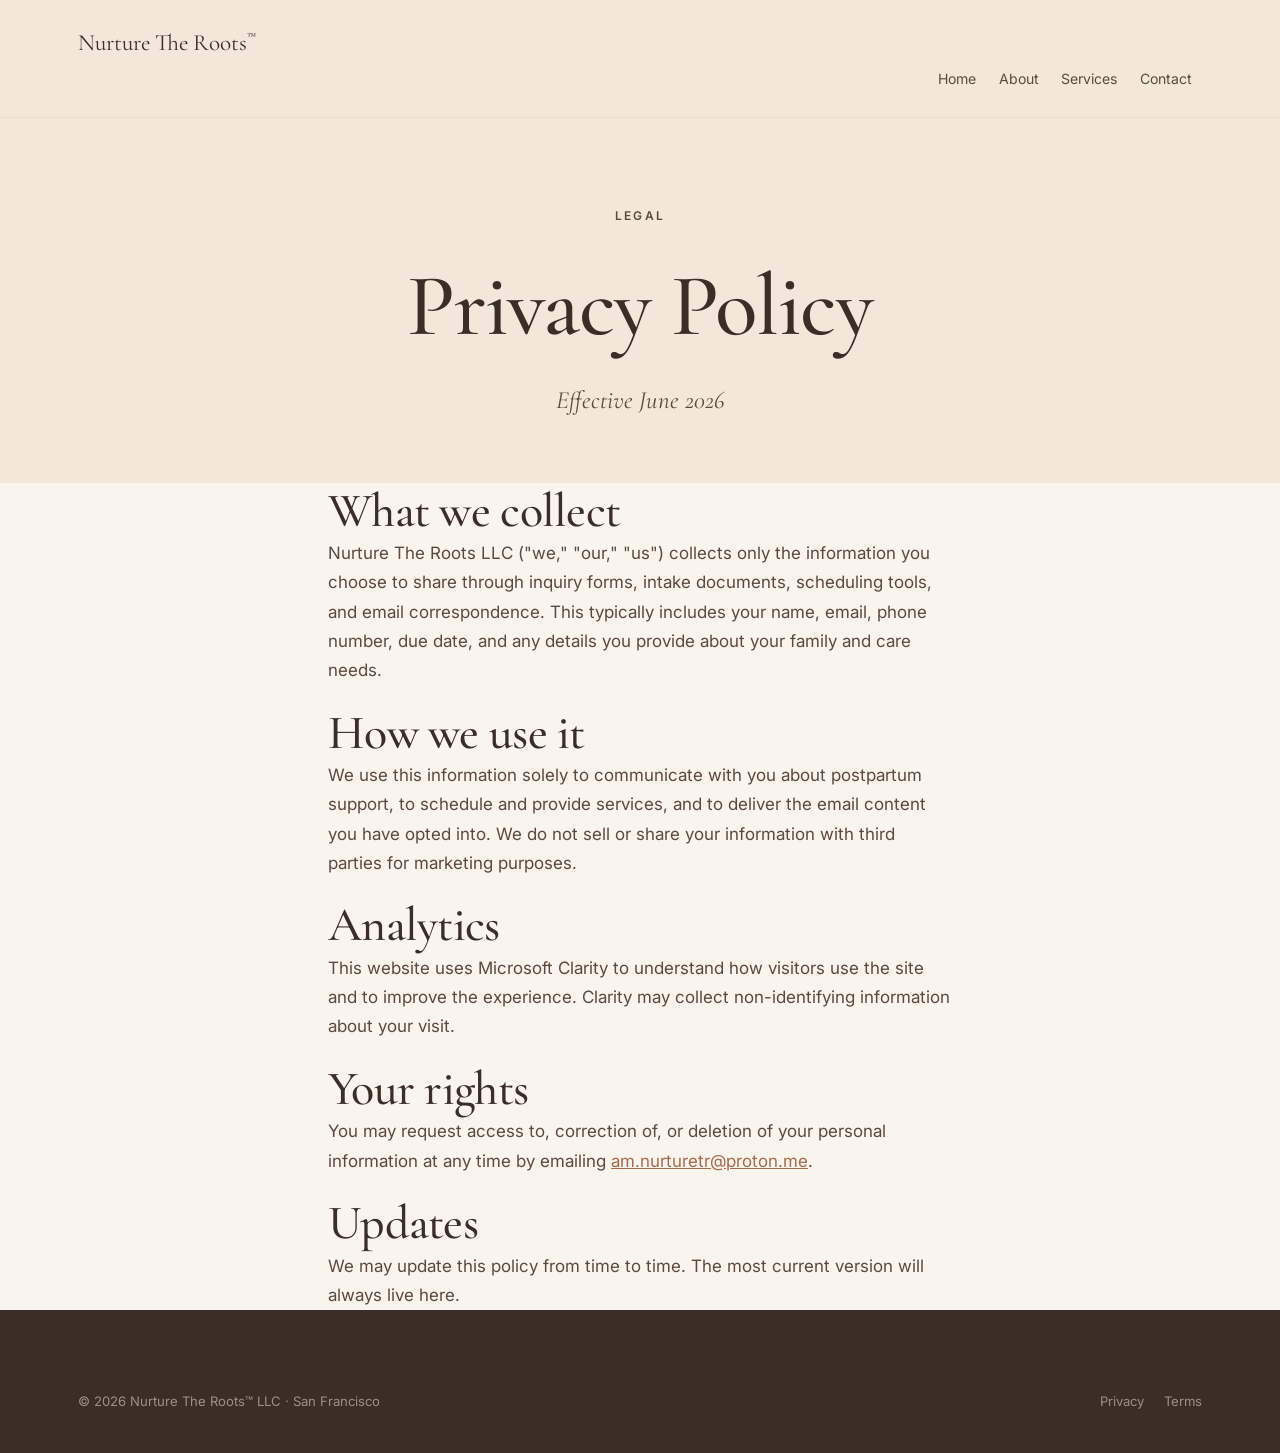
<file: privacy.html>
<!DOCTYPE html>
<html lang="en">
<head>
    <meta charset="UTF-8">
    <meta name="viewport" content="width=device-width, initial-scale=1.0">
    <title>Privacy Policy — Nurture The Roots™</title>
    <link rel="preconnect" href="https://fonts.googleapis.com">
    <link rel="preconnect" href="https://fonts.gstatic.com" crossorigin>
    <link href="https://fonts.googleapis.com/css2?family=Cormorant+Garamond:ital,wght@0,400;0,500;0,600;1,400;1,500&family=Inter:wght@300;400;500;600&display=swap" rel="stylesheet">
    <link rel="stylesheet" href="assets/css/styles.css">
</head>
<body>

    <header class="site-header">
        <div class="container nav-wrap">
            <a href="index.html" class="brand">Nurture The Roots<sup>™</sup></a>
            <nav>
                <ul class="nav">
                    <li><a href="index.html">Home</a></li>
                    <li><a href="about.html">About</a></li>
                    <li><a href="services.html">Services</a></li>
                    <li><a href="contact.html">Contact</a></li>
                </ul>
            </nav>
        </div>
    </header>

    <section class="hero">
        <div class="container">
            <p class="eyebrow">Legal</p>
            <h1>Privacy Policy</h1>
            <p class="subhead">Effective June 2026</p>
        </div>
    </section>

    <section class="section-light">
        <div class="container reading">
            <h2>What we collect</h2>
            <p>
                Nurture The Roots LLC ("we," "our," "us") collects only the information you choose
                to share through inquiry forms, intake documents, scheduling tools, and email correspondence.
                This typically includes your name, email, phone number, due date, and any details you provide
                about your family and care needs.
            </p>

            <h2>How we use it</h2>
            <p>
                We use this information solely to communicate with you about postpartum support,
                to schedule and provide services, and to deliver the email content you have opted into.
                We do not sell or share your information with third parties for marketing purposes.
            </p>

            <h2>Analytics</h2>
            <p>
                This website uses Microsoft Clarity to understand how visitors use the site and to
                improve the experience. Clarity may collect non-identifying information about your visit.
            </p>

            <h2>Your rights</h2>
            <p>
                You may request access to, correction of, or deletion of your personal information at any time
                by emailing <a href="mailto:am.nurturetr@proton.me" style="color: var(--clay-deep);">am.nurturetr@proton.me</a>.
            </p>

            <h2>Updates</h2>
            <p>
                We may update this policy from time to time. The most current version will always live here.
            </p>
        </div>
    </section>

    <footer class="site-footer">
        <div class="container">
            <div class="footer-bottom" style="border: none; padding-top: 0;">
                <div>© 2026 Nurture The Roots™ LLC · San Francisco</div>
                <div>
                    <a href="privacy.html">Privacy</a>
                    <a href="terms.html">Terms</a>
                </div>
            </div>
        </div>
    </footer>

</body>
</html>
</file>
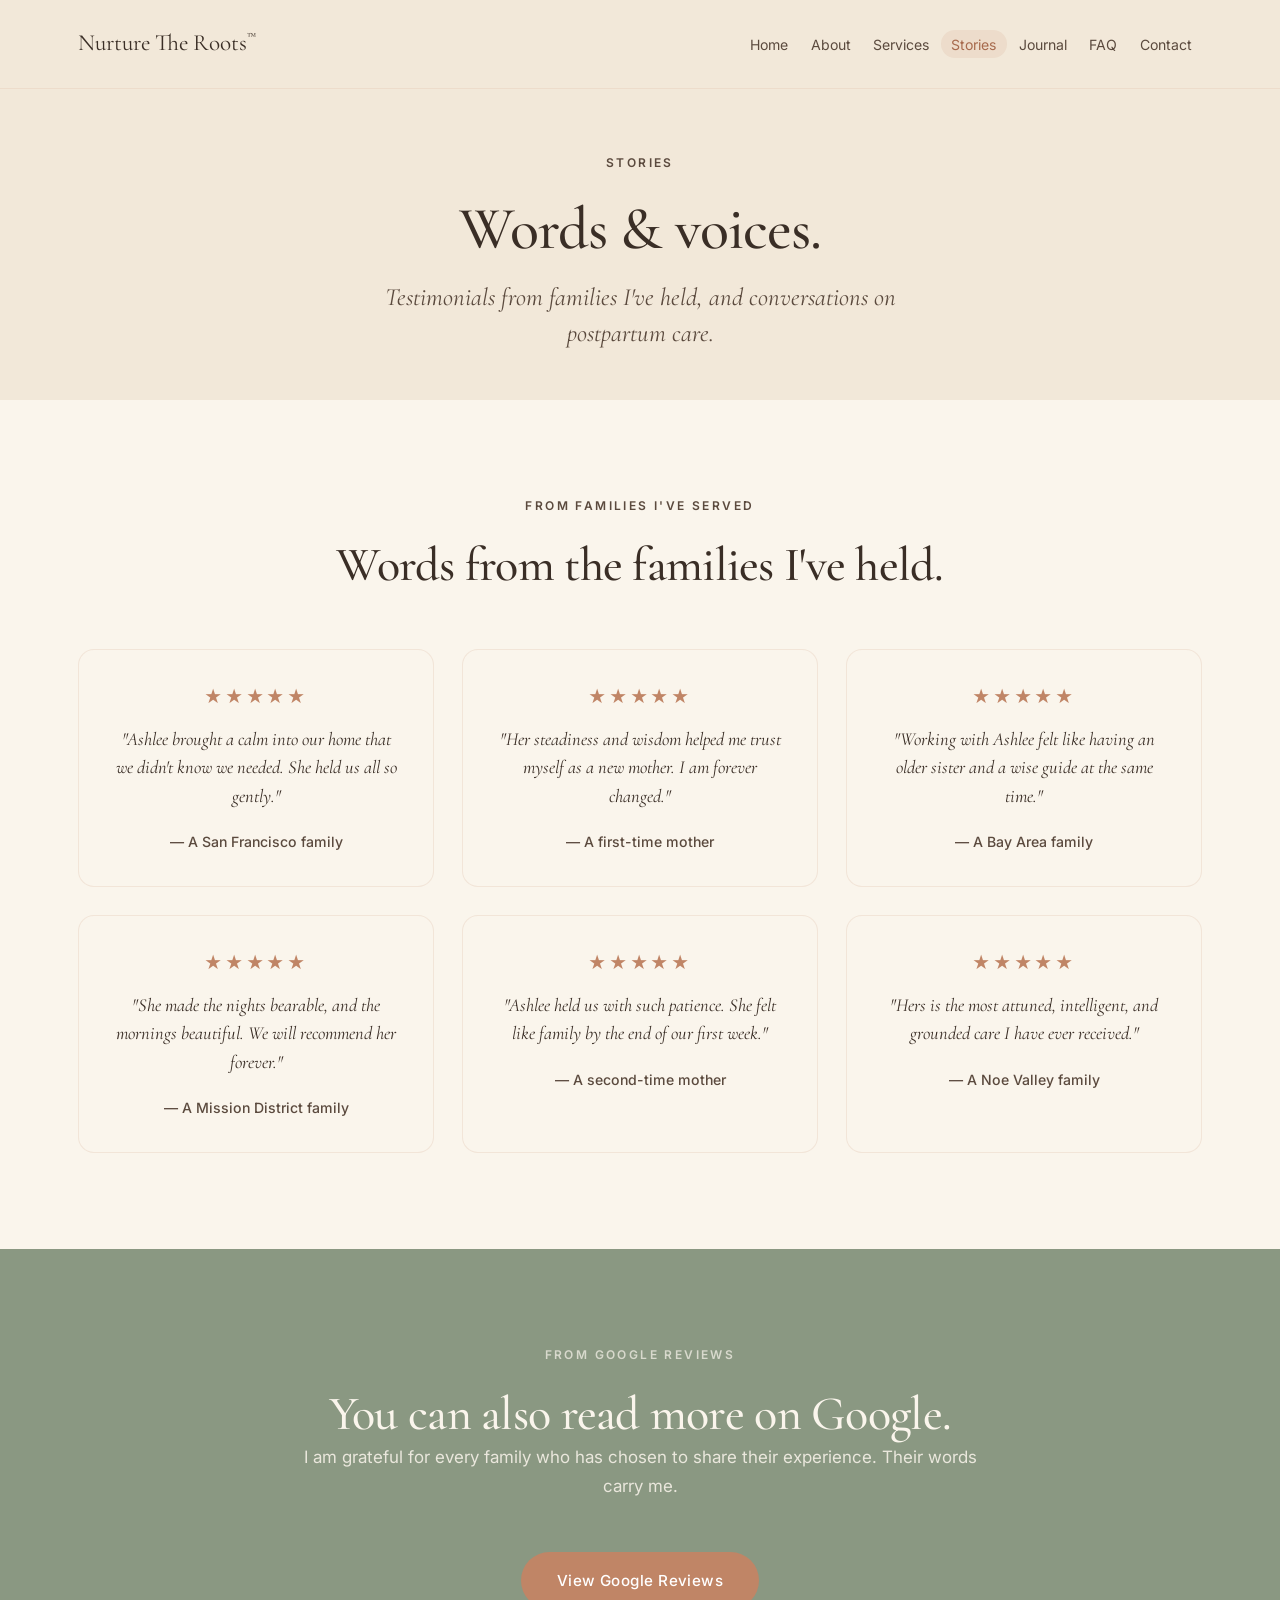
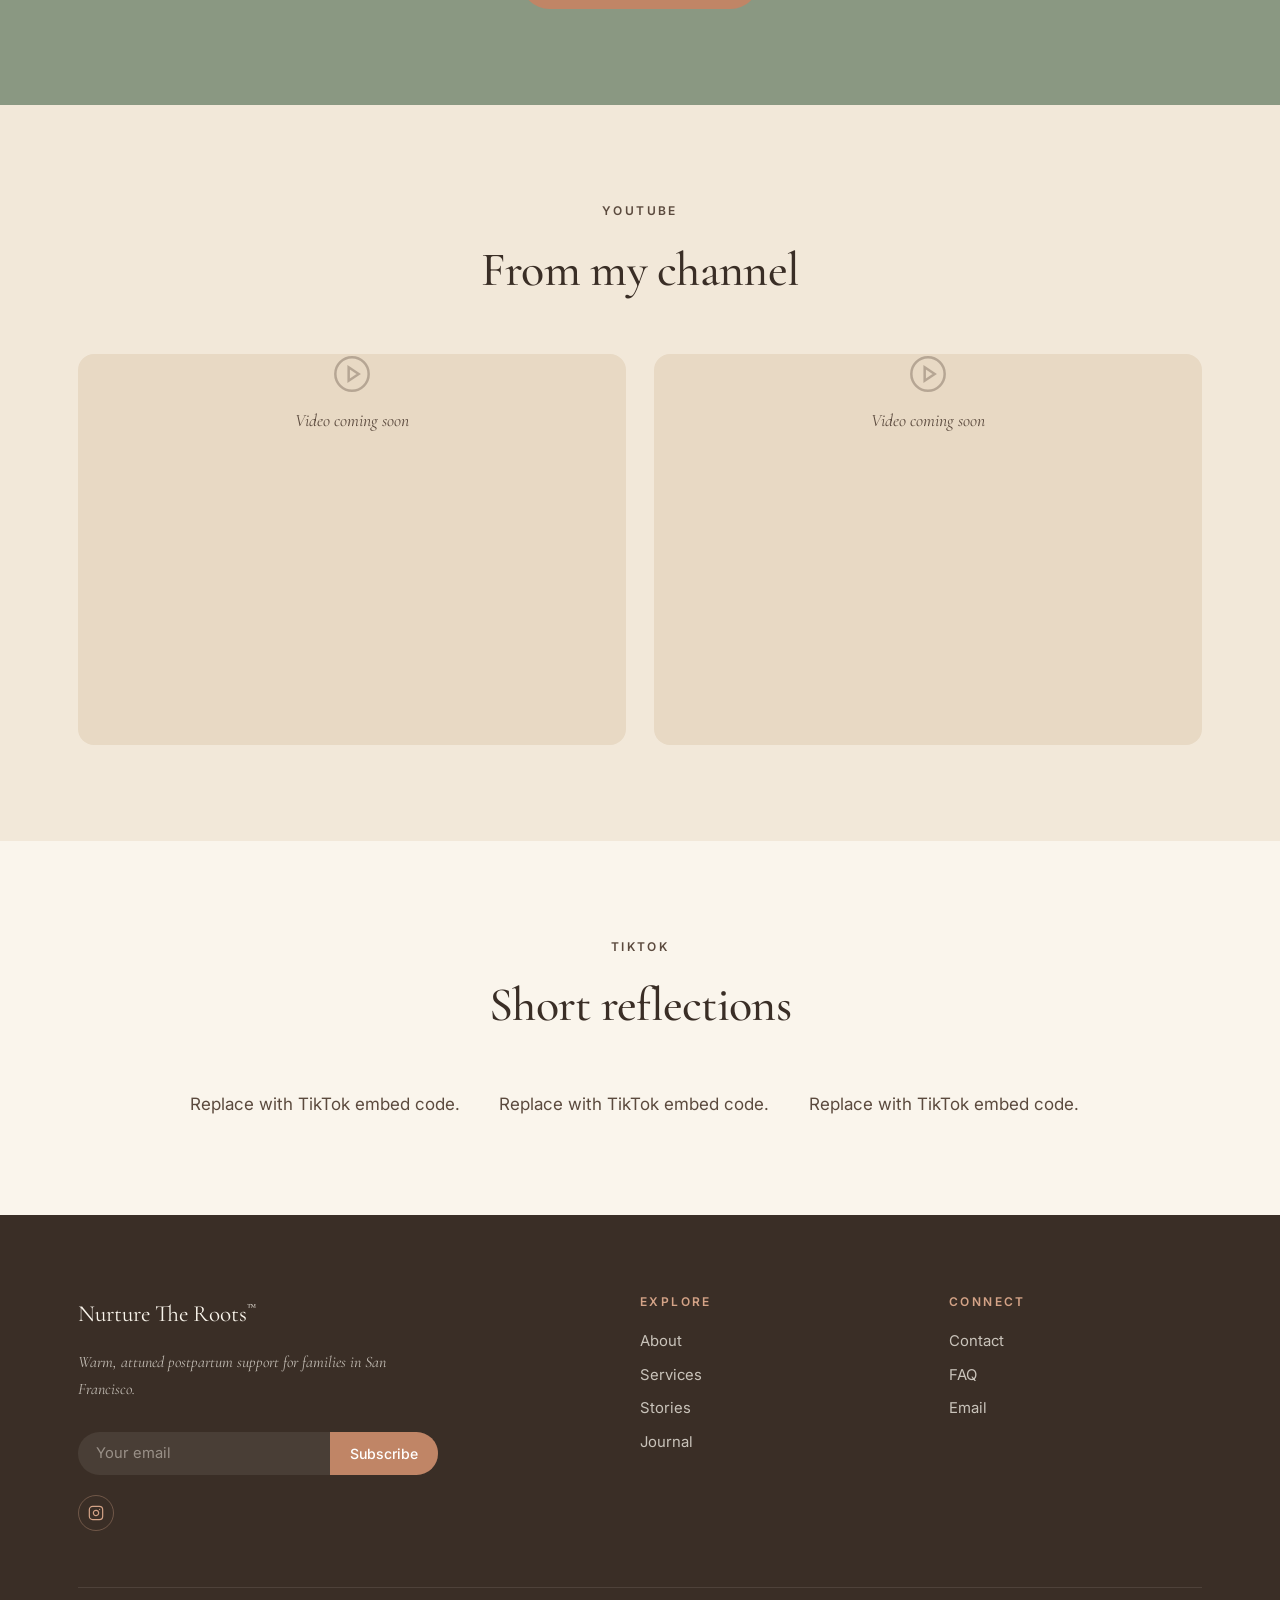
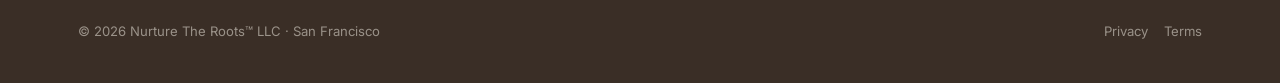
<file: stories.html>
<!DOCTYPE html>
<html lang="en">
<head>
    <meta charset="UTF-8">
    <meta name="viewport" content="width=device-width, initial-scale=1.0">
    <title>Stories — Nurture The Roots™</title>
    <meta name="description" content="Words from the families I've served, and conversations on postpartum care, the fourth trimester, and lineage-rooted family wisdom.">
    <link rel="preconnect" href="https://fonts.googleapis.com">
    <link rel="preconnect" href="https://fonts.gstatic.com" crossorigin>
    <link href="https://fonts.googleapis.com/css2?family=Cormorant+Garamond:ital,wght@0,400;0,500;0,600;1,400;1,500&family=Inter:wght@300;400;500;600&display=swap" rel="stylesheet">
    <link rel="stylesheet" href="assets/css/styles.css">
    <style>
        .video-frame {
            position: relative;
            padding-bottom: 56.25%;
            background: var(--sand);
            border-radius: var(--radius-card);
            overflow: hidden;
        }
        .video-frame iframe {
            position: absolute;
            inset: 0;
            width: 100%;
            height: 100%;
            border: 0;
        }
        .video-placeholder {
            display: flex;
            align-items: center;
            justify-content: center;
            flex-direction: column;
            gap: .75rem;
            color: var(--soil-soft);
            font-family: var(--serif);
            font-style: italic;
            font-size: 1.1rem;
        }
        .video-placeholder svg { opacity: .35; }
    </style>
</head>
<body>

<header class="site-header">
    <div class="container header-inner">
        <a href="index.html" class="brand">Nurture The Roots<sup>™</sup></a>
        <button class="nav-toggle" aria-label="Toggle menu" onclick="this.nextElementSibling.classList.toggle('open')">
            <span></span><span></span><span></span>
        </button>
        <ul class="nav">
            <li><a href="index.html">Home</a></li>
            <li><a href="about.html">About</a></li>
            <li><a href="services.html">Services</a></li>
            <li><a href="stories.html" class="active">Stories</a></li>
            <li><a href="blog.html">Journal</a></li>
            <li><a href="faq.html">FAQ</a></li>
            <li><a href="contact.html">Contact</a></li>
        </ul>
    </div>
</header>

<!-- Page hero -->
<section class="page-hero">
    <div class="container">
        <span class="eyebrow">Stories</span>
        <h1>Words &amp; voices.</h1>
        <p class="subhead">Testimonials from families I've held, and conversations on postpartum care.</p>
    </div>
</section>

<!-- Testimonials -->
<section class="section section-light">
    <div class="container">
        <div class="section-head">
            <span class="eyebrow">From Families I've Served</span>
            <h2>Words from the families I've held.</h2>
        </div>
        <div class="grid grid-3">
            <div class="testimonial">
                <div class="testimonial-stars">★★★★★</div>
                <p class="testimonial-quote">"Ashlee brought a calm into our home that we didn't know we needed. She held us all so gently."</p>
                <p class="testimonial-name">— A San Francisco family</p>
            </div>
            <div class="testimonial">
                <div class="testimonial-stars">★★★★★</div>
                <p class="testimonial-quote">"Her steadiness and wisdom helped me trust myself as a new mother. I am forever changed."</p>
                <p class="testimonial-name">— A first-time mother</p>
            </div>
            <div class="testimonial">
                <div class="testimonial-stars">★★★★★</div>
                <p class="testimonial-quote">"Working with Ashlee felt like having an older sister and a wise guide at the same time."</p>
                <p class="testimonial-name">— A Bay Area family</p>
            </div>
            <div class="testimonial">
                <div class="testimonial-stars">★★★★★</div>
                <p class="testimonial-quote">"She made the nights bearable, and the mornings beautiful. We will recommend her forever."</p>
                <p class="testimonial-name">— A Mission District family</p>
            </div>
            <div class="testimonial">
                <div class="testimonial-stars">★★★★★</div>
                <p class="testimonial-quote">"Ashlee held us with such patience. She felt like family by the end of our first week."</p>
                <p class="testimonial-name">— A second-time mother</p>
            </div>
            <div class="testimonial">
                <div class="testimonial-stars">★★★★★</div>
                <p class="testimonial-quote">"Hers is the most attuned, intelligent, and grounded care I have ever received."</p>
                <p class="testimonial-name">— A Noe Valley family</p>
            </div>
        </div>
    </div>
</section>

<!-- Google reviews CTA -->
<section class="section section-sage">
    <div class="container">
        <div class="reading" style="text-align: center; margin: 0 auto;">
            <span class="eyebrow">From Google Reviews</span>
            <h2>You can also read more on Google.</h2>
            <p>I am grateful for every family who has chosen to share their experience. Their words carry me.</p>
            <a href="#" class="btn" style="margin-top: 2rem;">View Google Reviews</a>
        </div>
    </div>
</section>

<!-- YouTube -->
<section class="section section-sand">
    <div class="container">
        <div class="section-head">
            <span class="eyebrow">YouTube</span>
            <h2>From my channel</h2>
        </div>
        <div class="grid grid-2">
            <div class="video-frame video-placeholder">
                <svg width="40" height="40" viewBox="0 0 24 24" fill="none" stroke="currentColor" stroke-width="1.5"><circle cx="12" cy="12" r="10"/><polygon points="10 8 16 12 10 16 10 8"/></svg>
                Video coming soon
            </div>
            <div class="video-frame video-placeholder">
                <svg width="40" height="40" viewBox="0 0 24 24" fill="none" stroke="currentColor" stroke-width="1.5"><circle cx="12" cy="12" r="10"/><polygon points="10 8 16 12 10 16 10 8"/></svg>
                Video coming soon
            </div>
        </div>
    </div>
</section>

<!-- TikTok -->
<section class="section section-light">
    <div class="container">
        <div class="section-head">
            <span class="eyebrow">TikTok</span>
            <h2>Short reflections</h2>
        </div>
        <div class="grid grid-3" style="max-width: 900px; margin: 0 auto;">
            <blockquote class="tiktok-embed" cite="https://www.tiktok.com/@yourhandle" data-video-id="YOUR_VIDEO_ID" style="max-width: 325px; min-width: 280px;">
                <section>Replace with TikTok embed code.</section>
            </blockquote>
            <blockquote class="tiktok-embed" cite="https://www.tiktok.com/@yourhandle" data-video-id="YOUR_VIDEO_ID" style="max-width: 325px; min-width: 280px;">
                <section>Replace with TikTok embed code.</section>
            </blockquote>
            <blockquote class="tiktok-embed" cite="https://www.tiktok.com/@yourhandle" data-video-id="YOUR_VIDEO_ID" style="max-width: 325px; min-width: 280px;">
                <section>Replace with TikTok embed code.</section>
            </blockquote>
        </div>
        <script async src="https://www.tiktok.com/embed.js"></script>
    </div>
</section>

<!-- Footer -->
<footer class="site-footer">
    <div class="container">
        <div class="footer-grid">
            <div>
                <a href="index.html" class="footer-brand">Nurture The Roots<sup>™</sup></a>
                <p class="footer-tag">Warm, attuned postpartum support for families in San Francisco.</p>
                <form class="newsletter" action="https://app.convertkit.com/forms/YOUR_FORM_ID/subscriptions" method="post">
                    <input type="email" name="email_address" placeholder="Your email" required>
                    <button type="submit">Subscribe</button>
                </form>
                <div class="social">
                    <a href="https://instagram.com/" aria-label="Instagram" target="_blank" rel="noopener">
                        <svg width="16" height="16" viewBox="0 0 24 24" fill="none" stroke="currentColor" stroke-width="1.8" stroke-linecap="round" stroke-linejoin="round"><rect x="2" y="2" width="20" height="20" rx="5"/><path d="M16 11.37A4 4 0 1 1 12.63 8 4 4 0 0 1 16 11.37z"/><line x1="17.5" y1="6.5" x2="17.51" y2="6.5"/></svg>
                    </a>
                </div>
            </div>
            <div class="footer-col">
                <h4>Explore</h4>
                <a href="about.html">About</a>
                <a href="services.html">Services</a>
                <a href="stories.html">Stories</a>
                <a href="blog.html">Journal</a>
            </div>
            <div class="footer-col">
                <h4>Connect</h4>
                <a href="contact.html">Contact</a>
                <a href="faq.html">FAQ</a>
                <a href="mailto:am.nurturetr@proton.me">Email</a>
            </div>
        </div>
        <div class="footer-bottom">
            <span>© 2026 Nurture The Roots™ LLC · San Francisco</span>
            <div><a href="privacy.html">Privacy</a><a href="terms.html">Terms</a></div>
        </div>
    </div>
</footer>

</body>
</html>
</file>
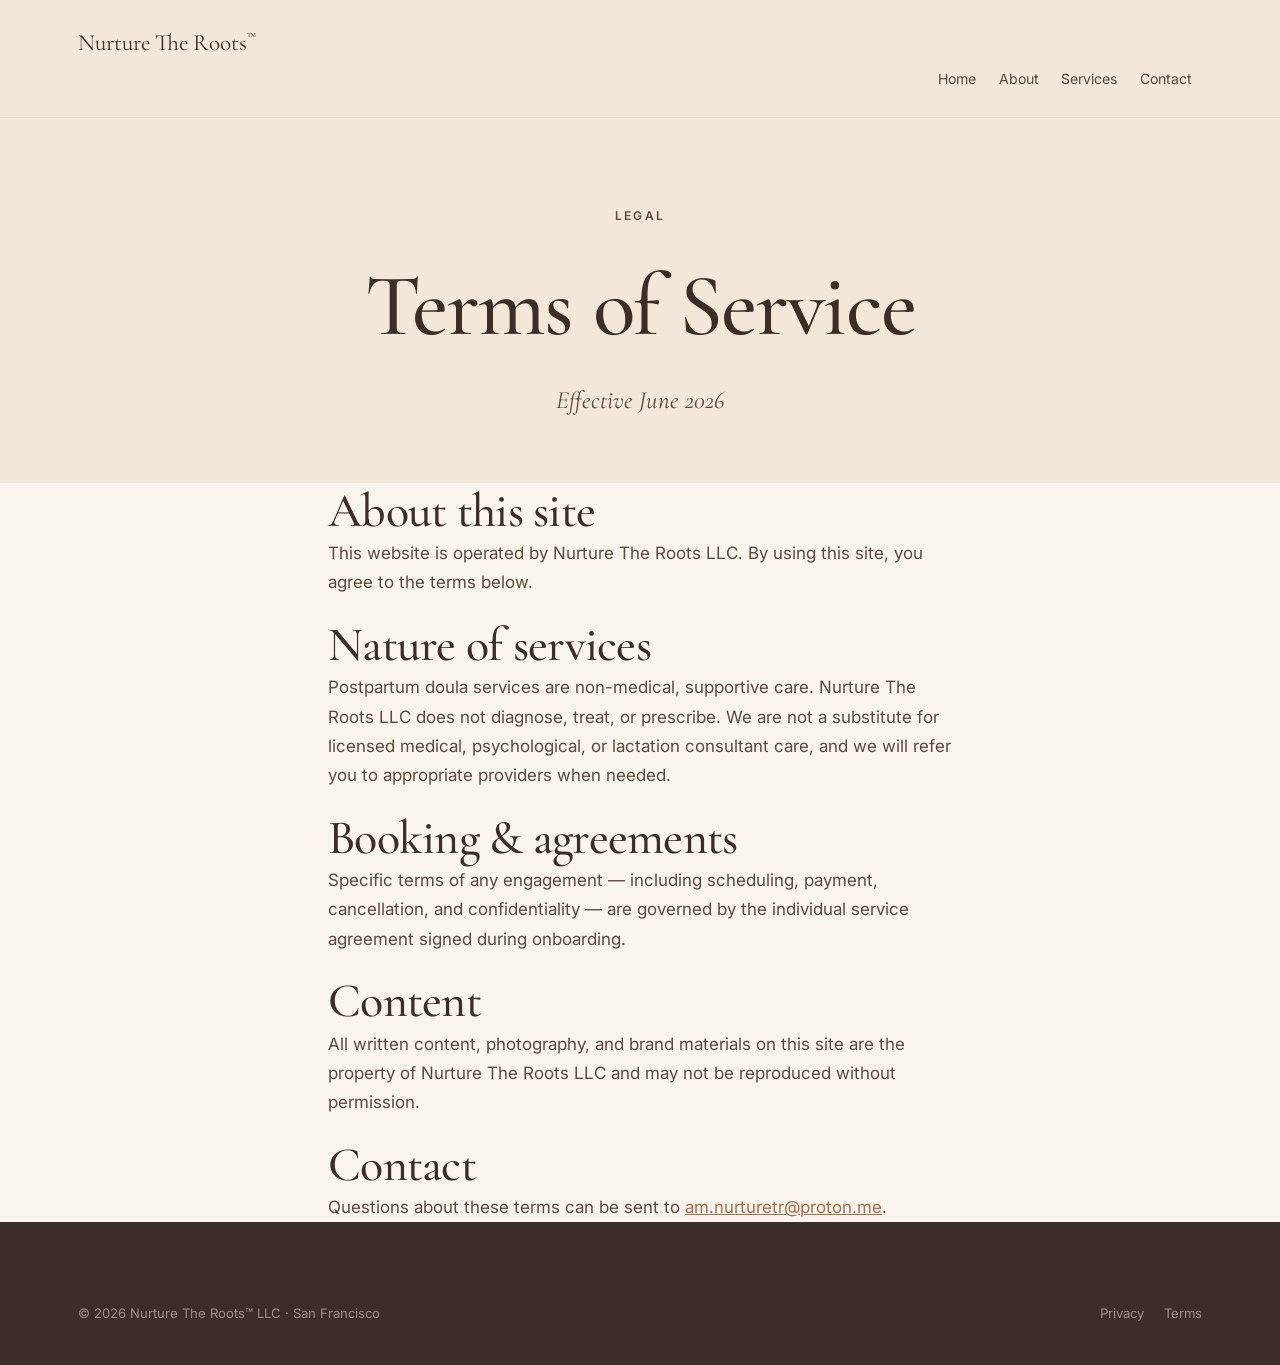
<file: terms.html>
<!DOCTYPE html>
<html lang="en">
<head>
    <meta charset="UTF-8">
    <meta name="viewport" content="width=device-width, initial-scale=1.0">
    <title>Terms of Service — Nurture The Roots™</title>
    <link rel="preconnect" href="https://fonts.googleapis.com">
    <link rel="preconnect" href="https://fonts.gstatic.com" crossorigin>
    <link href="https://fonts.googleapis.com/css2?family=Cormorant+Garamond:ital,wght@0,400;0,500;0,600;1,400;1,500&family=Inter:wght@300;400;500;600&display=swap" rel="stylesheet">
    <link rel="stylesheet" href="assets/css/styles.css">
</head>
<body>

    <header class="site-header">
        <div class="container nav-wrap">
            <a href="index.html" class="brand">Nurture The Roots<sup>™</sup></a>
            <nav>
                <ul class="nav">
                    <li><a href="index.html">Home</a></li>
                    <li><a href="about.html">About</a></li>
                    <li><a href="services.html">Services</a></li>
                    <li><a href="contact.html">Contact</a></li>
                </ul>
            </nav>
        </div>
    </header>

    <section class="hero">
        <div class="container">
            <p class="eyebrow">Legal</p>
            <h1>Terms of Service</h1>
            <p class="subhead">Effective June 2026</p>
        </div>
    </section>

    <section class="section-light">
        <div class="container reading">
            <h2>About this site</h2>
            <p>
                This website is operated by Nurture The Roots LLC. By using this site,
                you agree to the terms below.
            </p>

            <h2>Nature of services</h2>
            <p>
                Postpartum doula services are non-medical, supportive care. Nurture The Roots LLC
                does not diagnose, treat, or prescribe. We are not a substitute for licensed medical,
                psychological, or lactation consultant care, and we will refer you to appropriate
                providers when needed.
            </p>

            <h2>Booking &amp; agreements</h2>
            <p>
                Specific terms of any engagement — including scheduling, payment, cancellation,
                and confidentiality — are governed by the individual service agreement signed
                during onboarding.
            </p>

            <h2>Content</h2>
            <p>
                All written content, photography, and brand materials on this site are the property
                of Nurture The Roots LLC and may not be reproduced without permission.
            </p>

            <h2>Contact</h2>
            <p>
                Questions about these terms can be sent to
                <a href="mailto:am.nurturetr@proton.me" style="color: var(--clay-deep);">am.nurturetr@proton.me</a>.
            </p>
        </div>
    </section>

    <footer class="site-footer">
        <div class="container">
            <div class="footer-bottom" style="border: none; padding-top: 0;">
                <div>© 2026 Nurture The Roots™ LLC · San Francisco</div>
                <div>
                    <a href="privacy.html">Privacy</a>
                    <a href="terms.html">Terms</a>
                </div>
            </div>
        </div>
    </footer>

</body>
</html>
</file>
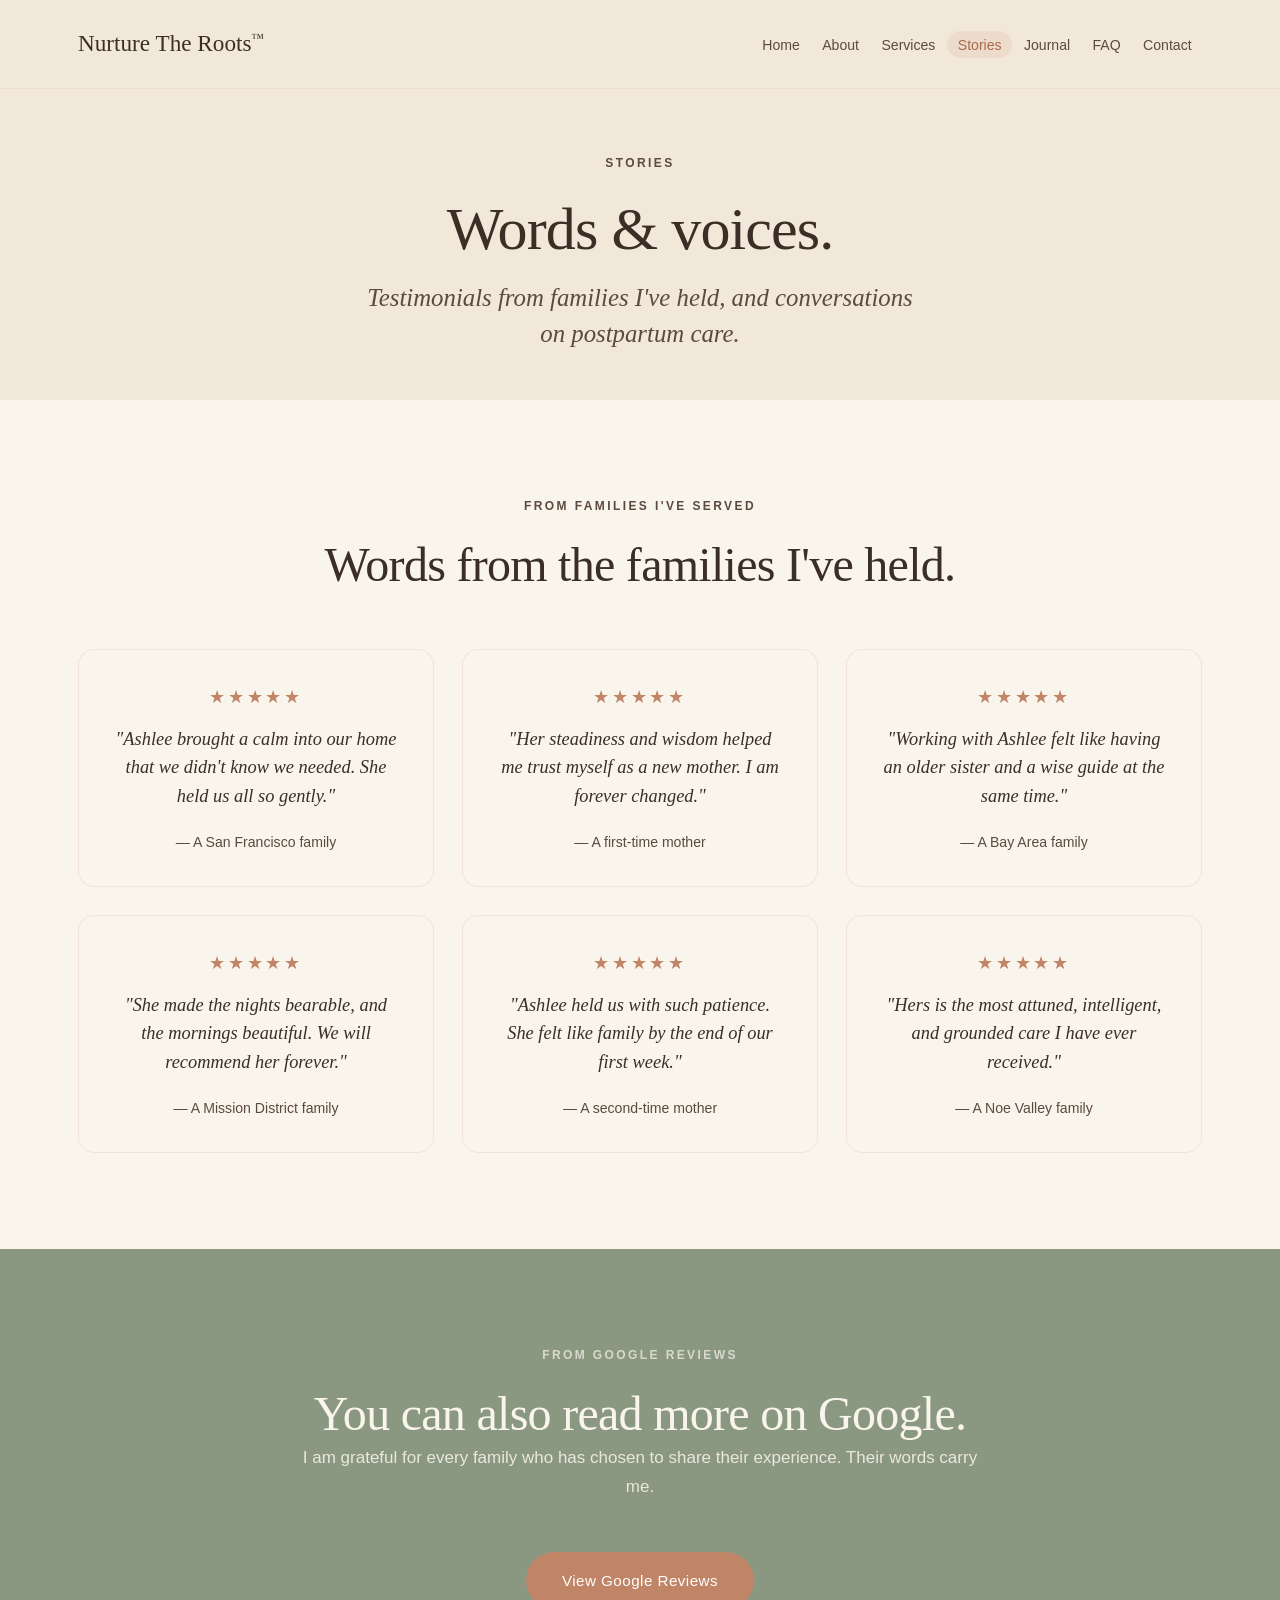
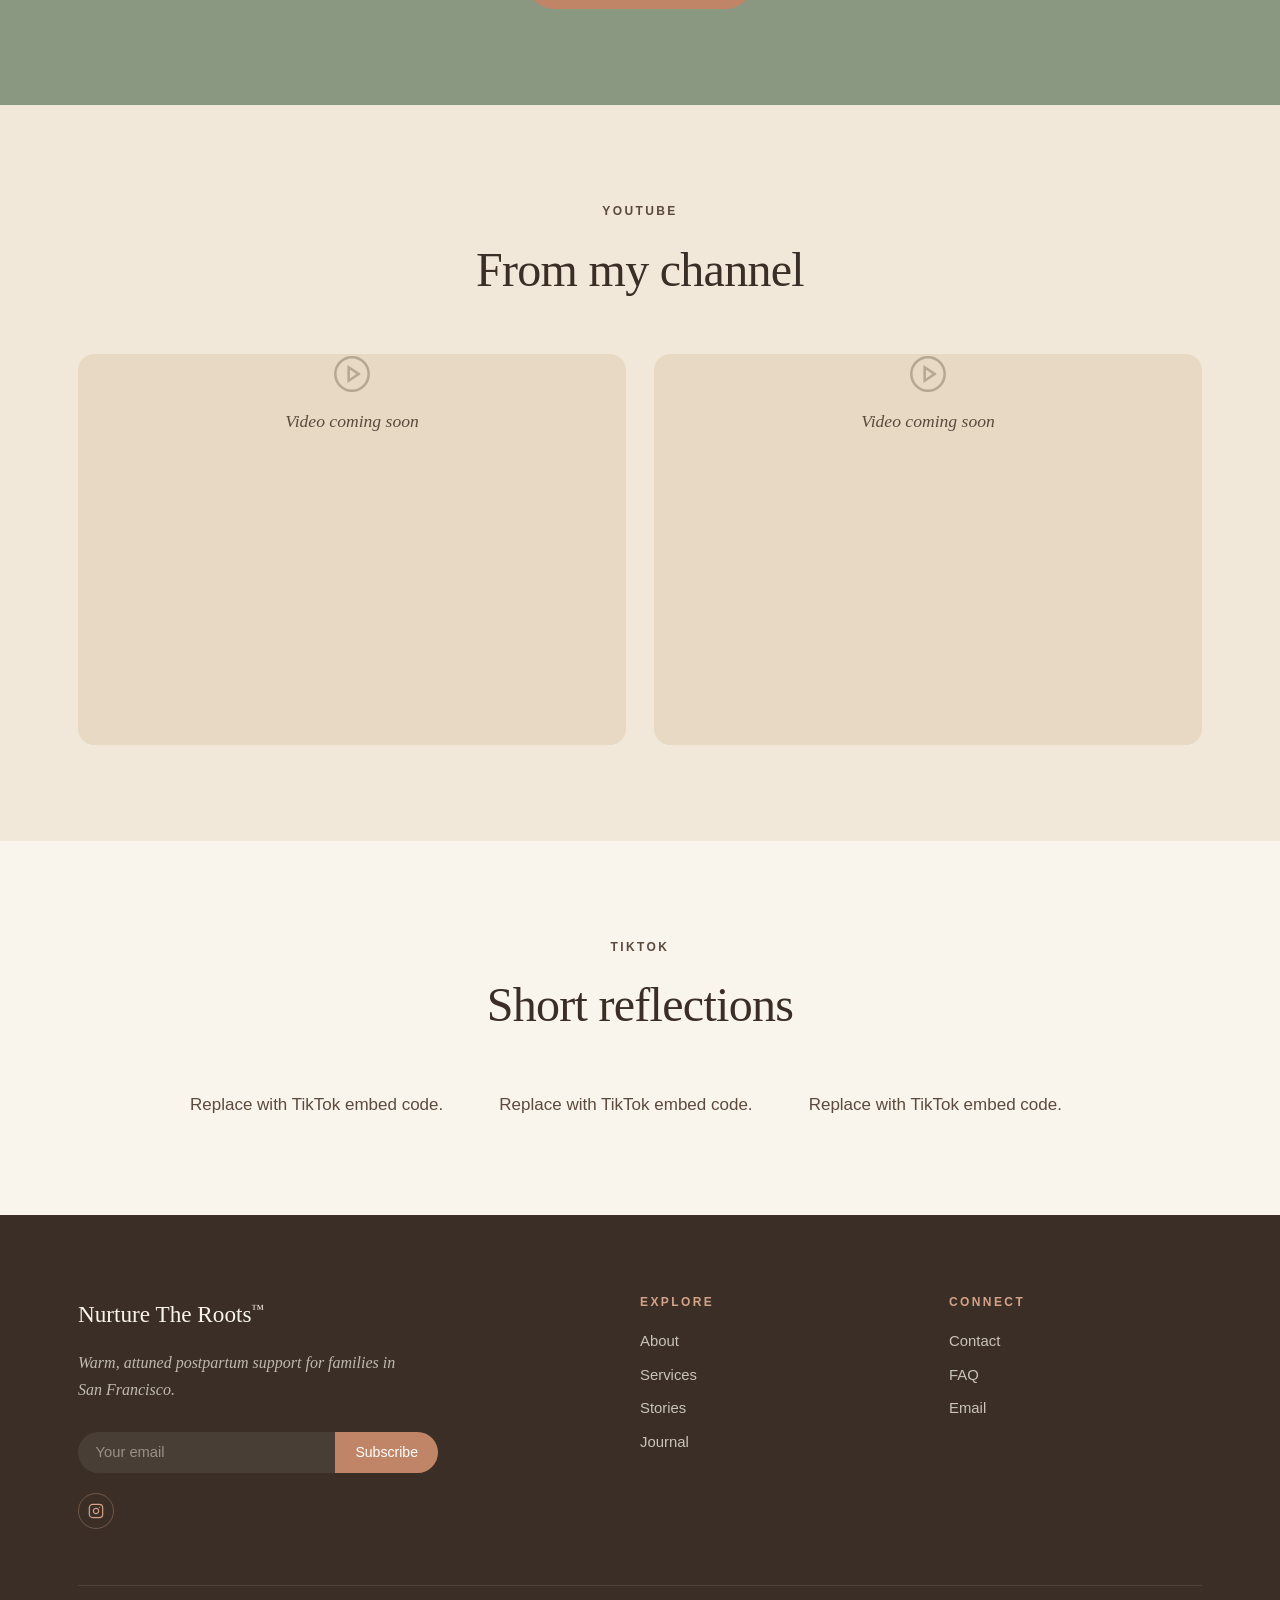
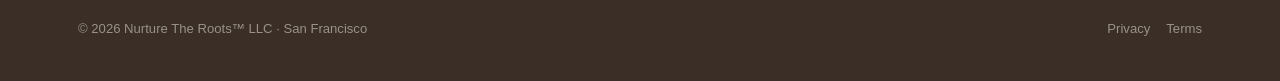
<file: testimonials.html>
<!DOCTYPE html>
<html lang="en">
<head>
    <meta charset="UTF-8">
    <meta name="viewport" content="width=device-width, initial-scale=1.0">
    <title>Testimonials — Nurture The Roots™</title>
    <meta name="description" content="Words from the families I've served as a postpartum doula in San Francisco.">
    <meta http-equiv="refresh" content="0; url=stories.html">
    <link rel="preconnect" href="https://fonts.googleapis.com">
    <link rel="preconnect" href="https://fonts.gstatic.com" crossorigin>
    <link href="https://fonts.googleapis.com/css2?family=Cormorant+Garamond:ital,wght@0,400;0,500;0,600;1,400;1,500&family=Inter:wght@300;400;500;600&display=swap" rel="stylesheet">
    <link rel="stylesheet" href="assets/css/styles.css">
</head>
<body>

<header class="site-header">
    <div class="container header-inner">
        <a href="index.html" class="brand">Nurture The Roots<sup>™</sup></a>
        <button class="nav-toggle" aria-label="Toggle menu" onclick="this.nextElementSibling.classList.toggle('open')">
            <span></span><span></span><span></span>
        </button>
        <ul class="nav">
            <li><a href="index.html">Home</a></li>
            <li><a href="about.html">About</a></li>
            <li><a href="services.html">Services</a></li>
            <li><a href="approach.html">Approach</a></li>
            <li><a href="testimonials.html" class="active">Testimonials</a></li>
            <li><a href="blog.html">Blog</a></li>
            <li><a href="media.html">Media</a></li>
            <li><a href="faq.html">FAQ</a></li>
            <li><a href="contact.html">Contact</a></li>
        </ul>
    </div>
</header>

<!-- Page hero -->
<section class="page-hero">
    <div class="container">
        <span class="eyebrow">Testimonials</span>
        <h1>Words from the families I've held.</h1>
        <p class="subhead">A small collection of voices from this work.</p>
    </div>
</section>

<!-- Testimonials grid -->
<section class="section section-light">
    <div class="container">
        <div class="grid grid-3">
            <div class="testimonial">
                <div class="testimonial-stars">★★★★★</div>
                <p class="testimonial-quote">"Ashlee brought a calm into our home that we didn't know we needed. She held us all so gently."</p>
                <p class="testimonial-name">— A San Francisco family</p>
            </div>
            <div class="testimonial">
                <div class="testimonial-stars">★★★★★</div>
                <p class="testimonial-quote">"Her steadiness and wisdom helped me trust myself as a new mother. I am forever changed."</p>
                <p class="testimonial-name">— A first-time mother</p>
            </div>
            <div class="testimonial">
                <div class="testimonial-stars">★★★★★</div>
                <p class="testimonial-quote">"Working with Ashlee felt like having an older sister and a wise guide at the same time."</p>
                <p class="testimonial-name">— A Bay Area family</p>
            </div>
            <div class="testimonial">
                <div class="testimonial-stars">★★★★★</div>
                <p class="testimonial-quote">"She made the nights bearable, and the mornings beautiful. We will recommend her forever."</p>
                <p class="testimonial-name">— A Mission District family</p>
            </div>
            <div class="testimonial">
                <div class="testimonial-stars">★★★★★</div>
                <p class="testimonial-quote">"Ashlee held us with such patience. She felt like family by the end of our first week."</p>
                <p class="testimonial-name">— A second-time mother</p>
            </div>
            <div class="testimonial">
                <div class="testimonial-stars">★★★★★</div>
                <p class="testimonial-quote">"Hers is the most attuned, intelligent, and grounded care I have ever received."</p>
                <p class="testimonial-name">— A Noe Valley family</p>
            </div>
        </div>
    </div>
</section>

<!-- Google reviews CTA -->
<section class="section section-sand">
    <div class="container">
        <div class="reading" style="text-align: center; margin: 0 auto;">
            <span class="eyebrow">From Google Reviews</span>
            <h2>You can also read more on Google.</h2>
            <p>I am grateful for every family who has chosen to share their experience. Their words carry me.</p>
            <a href="#" class="btn btn-outline" style="margin-top: 2rem;">View Google Reviews</a>
        </div>
    </div>
</section>

<!-- Footer -->
<footer class="site-footer">
    <div class="container">
        <div class="footer-grid">
            <div>
                <a href="index.html" class="footer-brand">Nurture The Roots<sup>™</sup></a>
                <p class="footer-tag">Warm, attuned postpartum support for families in San Francisco.</p>
                <form class="newsletter" action="https://app.convertkit.com/forms/YOUR_FORM_ID/subscriptions" method="post">
                    <input type="email" name="email_address" placeholder="Your email" required>
                    <button type="submit">Subscribe</button>
                </form>
                <div class="social">
                    <a href="https://instagram.com/" aria-label="Instagram" target="_blank" rel="noopener">
                        <svg width="16" height="16" viewBox="0 0 24 24" fill="none" stroke="currentColor" stroke-width="1.8" stroke-linecap="round" stroke-linejoin="round"><rect x="2" y="2" width="20" height="20" rx="5"/><path d="M16 11.37A4 4 0 1 1 12.63 8 4 4 0 0 1 16 11.37z"/><line x1="17.5" y1="6.5" x2="17.51" y2="6.5"/></svg>
                    </a>
                </div>
            </div>
            <div class="footer-col">
                <h4>Explore</h4>
                <a href="about.html">About</a>
                <a href="services.html">Services</a>
                <a href="approach.html">Approach</a>
                <a href="blog.html">Blog</a>
                <a href="media.html">Media</a>
            </div>
            <div class="footer-col">
                <h4>Connect</h4>
                <a href="contact.html">Contact</a>
                <a href="faq.html">FAQ</a>
                <a href="testimonials.html">Testimonials</a>
                <a href="mailto:am.nurturetr@proton.me">Email</a>
            </div>
        </div>
        <div class="footer-bottom">
            <span>© 2026 Nurture The Roots™ LLC · San Francisco</span>
            <div><a href="privacy.html">Privacy</a><a href="terms.html">Terms</a></div>
        </div>
    </div>
</footer>

</body>
</html>
</file>
<file: assets/css/styles.css>
/* ============================================================
   Nurture The Roots™ — Site Styles v2
   ============================================================ */

:root {
    --clay:       #c08566;
    --clay-soft:  #d4a387;
    --clay-deep:  #a76a4d;
    --sand:       #e8d9c4;
    --sand-light: #f2e8d9;
    --cream:      #faf5ec;
    --sage:       #8a9882;
    --soil:       #3a2e26;
    --soil-soft:  #5b4a3e;

    --serif: 'Cormorant Garamond', Georgia, serif;
    --sans:  'Inter', -apple-system, BlinkMacSystemFont, sans-serif;

    --max-width:    1180px;
    --reading-width: 680px;
    --radius-card:   16px;
    --radius-pill:   999px;
}

/* ── Reset ───────────────────────────────────────────── */
*, *::before, *::after { box-sizing: border-box; margin: 0; padding: 0; }
html { scroll-behavior: smooth; -webkit-text-size-adjust: 100%; }
body {
    font-family: var(--sans);
    font-size: 17px;
    line-height: 1.72;
    color: var(--soil-soft);
    background: var(--cream);
    -webkit-font-smoothing: antialiased;
}
img { display: block; max-width: 100%; }
a { color: inherit; }

/* ── Container ───────────────────────────────────────── */
.container {
    max-width: var(--max-width);
    margin: 0 auto;
    padding: 0 1.75rem;
}
.reading {
    max-width: var(--reading-width);
    margin-left: auto;
    margin-right: auto;
}

/* ── Type ────────────────────────────────────────────── */
h1, h2, h3, h4 {
    font-family: var(--serif);
    font-weight: 500;
    color: var(--soil);
    line-height: 1.18;
    letter-spacing: -0.015em;
}
h1 { font-size: clamp(2.8rem, 7vw, 5.5rem); }
h2 { font-size: clamp(2rem,   4vw, 3rem);   }
h3 { font-size: clamp(1.35rem,2vw, 1.65rem);}

p { margin-bottom: 1.2rem; }
p:last-child { margin-bottom: 0; }

.eyebrow {
    font-family: var(--sans);
    font-size: 0.75rem;
    font-weight: 600;
    letter-spacing: 0.2em;
    text-transform: uppercase;
    color: var(--soil-soft);
    display: block;
    margin-bottom: 1.25rem;
}
.subhead {
    font-family: var(--serif);
    font-style: italic;
    font-size: clamp(1.2rem, 2vw, 1.55rem);
    color: var(--soil-soft);
    line-height: 1.45;
    margin-top: 1rem;
    margin-bottom: 2rem;
}

/* ── Buttons ─────────────────────────────────────────── */
.btn {
    display: inline-block;
    background: var(--clay);
    color: #fff;
    padding: .95rem 2.25rem;
    border-radius: var(--radius-pill);
    font-family: var(--sans);
    font-size: .95rem;
    font-weight: 500;
    letter-spacing: .03em;
    text-decoration: none;
    border: none;
    cursor: pointer;
    transition: background .25s, transform .25s;
}
.btn:hover { background: var(--clay-deep); transform: translateY(-2px); }

.btn-outline {
    background: transparent;
    color: var(--soil);
    border: 1.5px solid var(--soil);
    margin-left: .75rem;
}
.btn-outline:hover { background: var(--soil); color: var(--cream); transform: translateY(-2px); }

/* ── Header / Nav ────────────────────────────────────── */
.site-header {
    background: var(--sand-light);
    padding: 1.5rem 0;
    position: sticky;
    top: 0;
    z-index: 100;
    border-bottom: 1px solid rgba(192,133,102,.12);
}
.header-inner {
    display: flex;
    align-items: center;
    justify-content: space-between;
    gap: 1rem;
}
.brand {
    font-family: var(--serif);
    font-size: 1.45rem;
    color: var(--soil);
    text-decoration: none;
    white-space: nowrap;
    flex-shrink: 0;
}
.brand sup { font-size: .55em; vertical-align: super; }

.nav {
    display: flex;
    align-items: center;
    flex-wrap: wrap;
    gap: .25rem .1rem;
    list-style: none;
    justify-content: flex-end;
}
.nav a {
    color: var(--soil-soft);
    text-decoration: none;
    font-size: .88rem;
    padding: .35rem .65rem;
    border-radius: var(--radius-pill);
    transition: background .2s, color .2s;
    white-space: nowrap;
}
.nav a:hover, .nav a.active {
    background: rgba(192,133,102,.12);
    color: var(--clay-deep);
}

/* Mobile nav */
.nav-toggle {
    display: none;
    background: none;
    border: none;
    cursor: pointer;
    padding: .4rem;
    flex-shrink: 0;
}
.nav-toggle span {
    display: block;
    width: 22px;
    height: 2px;
    background: var(--soil);
    margin: 5px 0;
    border-radius: 2px;
    transition: transform .25s, opacity .25s;
}

@media (max-width: 1000px) {
    .nav-toggle { display: block; }
    .nav {
        display: none;
        position: absolute;
        top: 100%;
        left: 0; right: 0;
        background: var(--sand-light);
        border-top: 1px solid rgba(192,133,102,.12);
        flex-direction: column;
        align-items: flex-start;
        padding: 1rem 1.75rem 1.5rem;
        gap: .1rem;
    }
    .nav.open { display: flex; }
    .nav a { font-size: 1rem; padding: .6rem .75rem; width: 100%; }
}

/* ── Hero ────────────────────────────────────────────── */
.hero {
    background: var(--sand-light);
    padding: 5.5rem 0 4rem;
    text-align: center;
}
.hero .eyebrow { margin-bottom: 1.75rem; }
.hero h1 { margin-bottom: 1.5rem; }
.hero h1 sup { font-size: .32em; vertical-align: super; margin-left: .1em; }
.hero .subhead { max-width: 580px; margin-left: auto; margin-right: auto; }
.hero-copy {
    max-width: 580px;
    margin: 0 auto 2.5rem;
    font-size: 1.08rem;
    color: var(--soil-soft);
}
.hero-actions { display: flex; gap: 1rem; justify-content: center; flex-wrap: wrap; }
.hero-actions .btn-outline { margin-left: 0; }

/* Page hero (interior pages) */
.page-hero {
    background: var(--sand-light);
    padding: 4rem 0 3rem;
    text-align: center;
}
.page-hero h1 { font-size: clamp(2.2rem, 5vw, 3.75rem); margin-top: .75rem; }
.page-hero .subhead { max-width: 560px; margin-left: auto; margin-right: auto; margin-bottom: 0; }

/* ── Full-width photo banner ─────────────────────────── */
.photo-banner {
    overflow: hidden;
    line-height: 0;
}
.photo-banner img {
    width: 100%;
    height: 520px;
    object-fit: cover;
}
.photo-banner.short img { height: 400px; }

/* ── Section ─────────────────────────────────────────── */
.section        { padding: 6rem 0; }
.section-sm     { padding: 4rem 0; }
.section-light  { background: var(--cream); }
.section-sand   { background: var(--sand-light); }
.section-sage   { background: var(--sage); }
.section-soil   { background: var(--soil); }

.section-sage h2, .section-sage h3,
.section-soil h2, .section-soil h3 { color: var(--cream); }
.section-sage p, .section-soil p   { color: rgba(250,245,236,.85); }
.section-sage .eyebrow             { color: rgba(250,245,236,.7); }

.section-head {
    text-align: center;
    max-width: 640px;
    margin: 0 auto 3.5rem;
}
.section-head h2 { margin-top: .75rem; }

/* ── Split (two-column) ──────────────────────────────── */
.split {
    display: grid;
    grid-template-columns: 1fr 1fr;
    gap: 5rem;
    align-items: center;
}
.split.reverse { direction: rtl; }
.split.reverse > * { direction: ltr; }
.split.top { align-items: start; }

.split-text > *:first-child { margin-top: 0; }
.split-text h2 { margin-top: .5rem; margin-bottom: 1.25rem; }
.split-text .btn { margin-top: 1.5rem; }

.photo-frame {
    border-radius: var(--radius-card);
    overflow: hidden;
    background: var(--sand);
    aspect-ratio: 4 / 5;
}
.photo-frame img {
    width: 100%; height: 100%;
    object-fit: cover;
    object-position: center top;
}
.photo-frame.wide { aspect-ratio: 3 / 2; }
.photo-frame.square { aspect-ratio: 1 / 1; }

/* ── Cards / Grid ────────────────────────────────────── */
.grid { display: grid; gap: 1.75rem; }
.grid-2 { grid-template-columns: repeat(auto-fit, minmax(300px, 1fr)); }
.grid-3 { grid-template-columns: repeat(auto-fit, minmax(280px, 1fr)); }

.card {
    background: var(--cream);
    border-radius: var(--radius-card);
    border: 1px solid rgba(192,133,102,.15);
    overflow: hidden;
    transition: transform .25s, box-shadow .25s;
}
.card:hover { transform: translateY(-3px); box-shadow: 0 12px 32px rgba(58,46,38,.08); }

.card-body { padding: 1.75rem; }
.card-body h3 { color: var(--clay-deep); margin-bottom: .65rem; }
.card-body p  { font-size: .97rem; }

.card-img {
    width: 100%;
    height: 220px;
    object-fit: cover;
    object-position: center 20%;
    display: block;
}

/* Plain card (no image) */
.card-plain { padding: 1.75rem; }
.card-plain h3 { color: var(--clay-deep); margin-bottom: .65rem; }

/* ── Testimonials ────────────────────────────────────── */
.testimonial {
    background: var(--cream);
    border: 1px solid rgba(192,133,102,.15);
    border-radius: var(--radius-card);
    padding: 2rem 2.25rem;
    text-align: center;
}
.testimonial-stars { color: var(--clay); font-size: 1.1rem; margin-bottom: .75rem; letter-spacing: .15em; }
.testimonial-quote {
    font-family: var(--serif);
    font-style: italic;
    font-size: 1.15rem;
    color: var(--soil);
    line-height: 1.55;
    margin-bottom: 1.25rem;
}
.testimonial-name { font-size: .88rem; font-weight: 500; color: var(--soil-soft); }

/* ── FAQ ─────────────────────────────────────────────── */
details {
    background: var(--cream);
    border: 1px solid rgba(192,133,102,.15);
    border-radius: var(--radius-card);
    padding: 1.5rem 1.75rem;
    margin-bottom: .85rem;
}
details[open] { box-shadow: 0 4px 16px rgba(58,46,38,.05); }
summary {
    font-family: var(--serif);
    font-size: 1.2rem;
    color: var(--soil);
    cursor: pointer;
    outline: none;
    list-style: none;
    display: flex;
    justify-content: space-between;
    align-items: center;
    gap: 1rem;
}
summary::-webkit-details-marker { display: none; }
summary::after {
    content: "+";
    font-size: 1.4rem;
    font-weight: 300;
    color: var(--clay);
    flex-shrink: 0;
    transition: transform .25s;
}
details[open] summary::after { content: "−"; }
details p { margin-top: 1rem; }

/* ── Footer ──────────────────────────────────────────── */
.site-footer { background: var(--soil); color: var(--cream); padding: 5rem 0 2.5rem; }

.footer-grid {
    display: grid;
    grid-template-columns: 2fr 1fr 1fr;
    gap: 3.5rem;
    padding-bottom: 3.5rem;
    border-bottom: 1px solid rgba(250,245,236,.1);
    margin-bottom: 2rem;
}
.footer-brand {
    font-family: var(--serif);
    font-size: 1.45rem;
    color: var(--cream);
    text-decoration: none;
    display: inline-block;
    margin-bottom: .85rem;
}
.footer-brand sup { font-size: .55em; vertical-align: super; }
.footer-tag {
    font-family: var(--serif);
    font-style: italic;
    font-size: 1rem;
    color: rgba(250,245,236,.7);
    margin-bottom: 1.75rem;
    max-width: 340px;
}
.footer-col h4 {
    font-family: var(--sans);
    font-size: .75rem;
    font-weight: 600;
    letter-spacing: .2em;
    text-transform: uppercase;
    color: var(--clay-soft);
    margin-bottom: 1.25rem;
}
.footer-col a {
    display: block;
    color: rgba(250,245,236,.75);
    text-decoration: none;
    font-size: .93rem;
    margin-bottom: .5rem;
    transition: color .2s;
}
.footer-col a:hover { color: var(--clay-soft); }

.newsletter {
    display: flex;
    background: rgba(250,245,236,.08);
    border-radius: var(--radius-pill);
    overflow: hidden;
    max-width: 360px;
}
.newsletter input {
    flex: 1;
    background: transparent;
    border: none;
    padding: .8rem 1.1rem;
    color: var(--cream);
    font-family: var(--sans);
    font-size: .92rem;
    outline: none;
    min-width: 0;
}
.newsletter input::placeholder { color: rgba(250,245,236,.45); }
.newsletter button {
    background: var(--clay);
    color: #fff;
    border: none;
    padding: .8rem 1.25rem;
    font-family: var(--sans);
    font-size: .88rem;
    font-weight: 500;
    cursor: pointer;
    white-space: nowrap;
    transition: background .2s;
}
.newsletter button:hover { background: var(--clay-deep); }

.social { display: flex; gap: .6rem; margin-top: 1.25rem; }
.social a {
    display: inline-flex;
    width: 36px; height: 36px;
    border: 1px solid rgba(212,163,135,.35);
    border-radius: 50%;
    align-items: center;
    justify-content: center;
    color: var(--clay-soft);
    text-decoration: none;
    transition: background .2s;
}
.social a:hover { background: rgba(212,163,135,.12); }

.footer-bottom {
    display: flex;
    justify-content: space-between;
    flex-wrap: wrap;
    gap: .75rem;
    font-size: .82rem;
    color: rgba(250,245,236,.5);
}
.footer-bottom a { color: rgba(250,245,236,.5); text-decoration: none; margin-left: 1rem; }
.footer-bottom a:hover { color: var(--clay-soft); }

/* ── Responsive ──────────────────────────────────────── */
@media (max-width: 900px) {
    .split { grid-template-columns: 1fr; gap: 2.5rem; }
    .split.reverse { direction: ltr; }
    .footer-grid { grid-template-columns: 1fr 1fr; gap: 2.5rem; }
    .footer-grid > div:first-child { grid-column: 1 / -1; }
}
@media (max-width: 600px) {
    .section { padding: 4rem 0; }
    .hero { padding: 4rem 0 3rem; }
    .photo-banner img { height: 320px; }
    .photo-banner.short img { height: 260px; }
    .footer-grid { grid-template-columns: 1fr; gap: 2rem; }
    .grid-3 { grid-template-columns: 1fr; }
}
</file>
